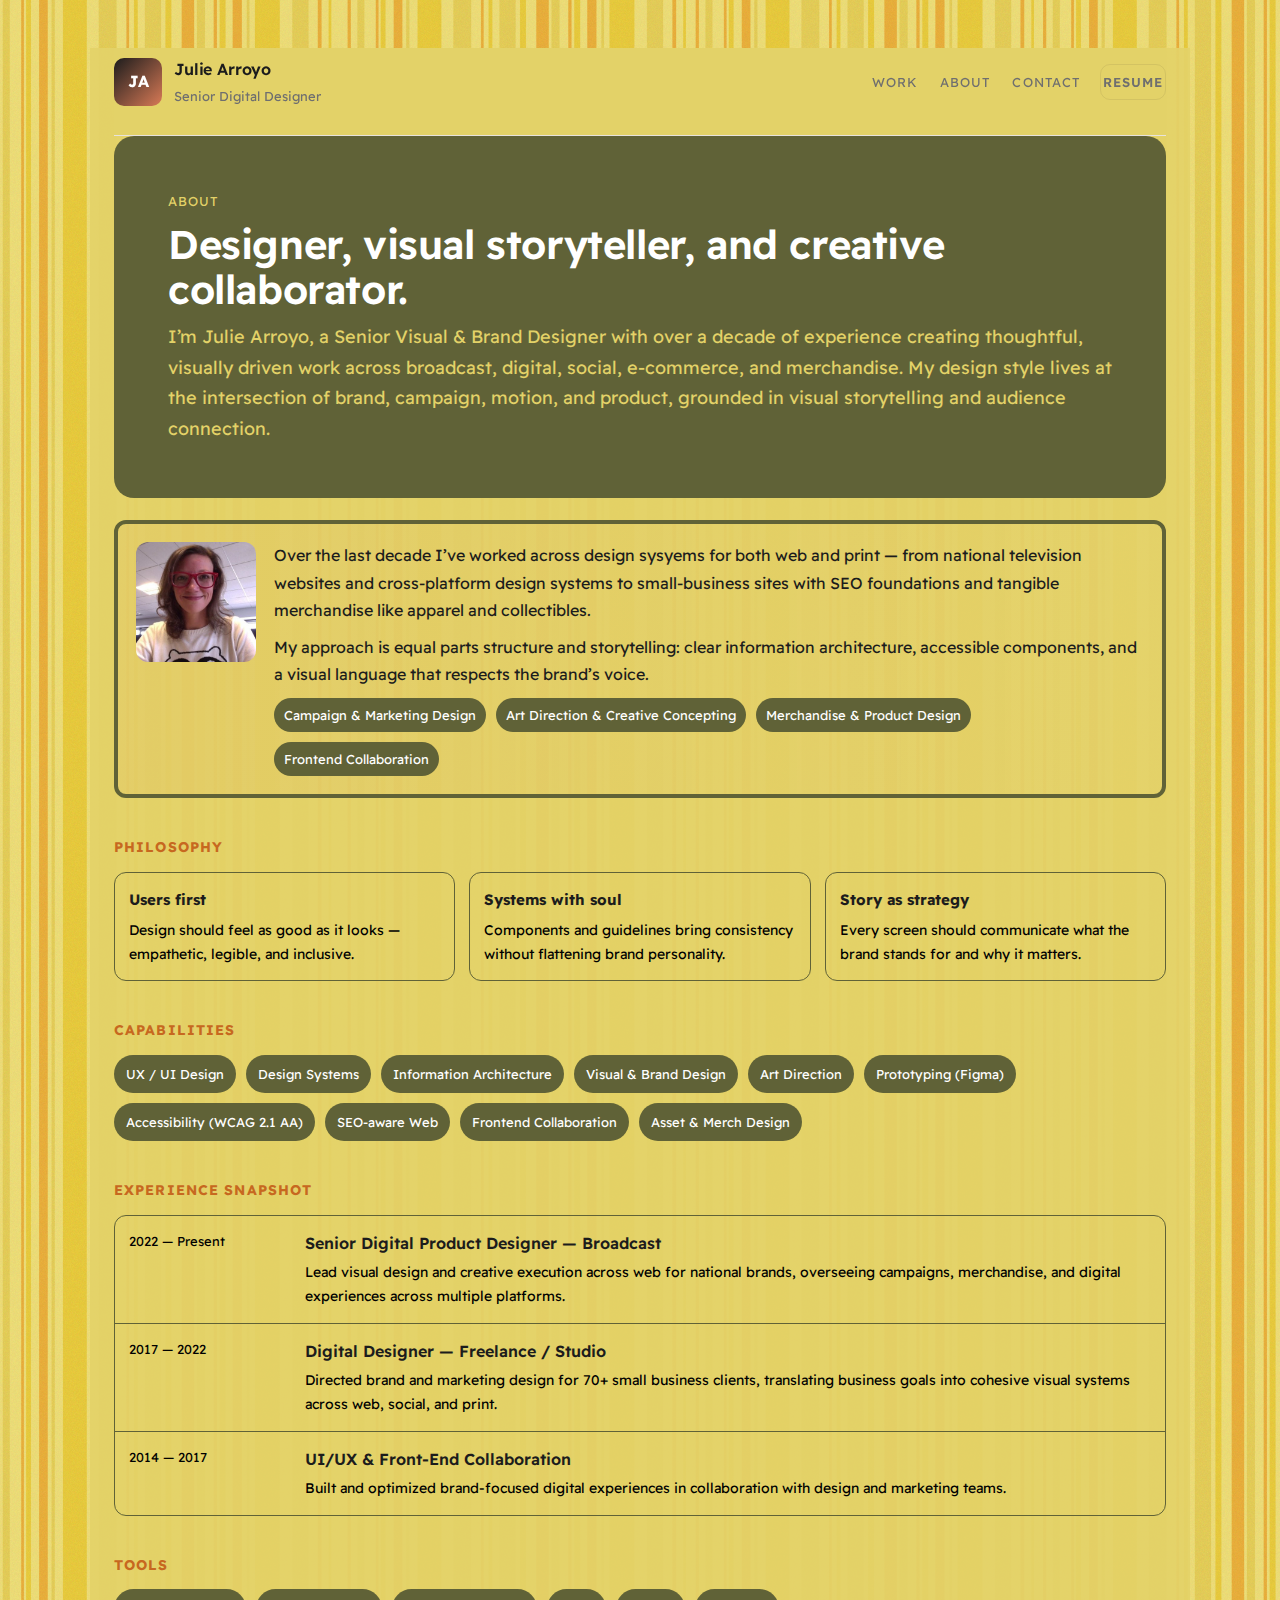
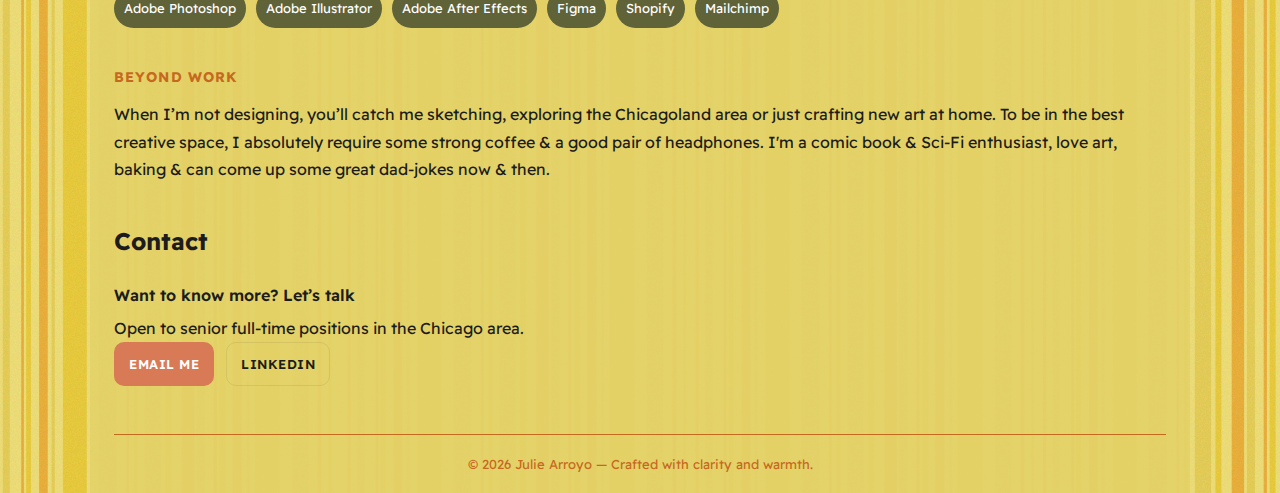
<file: about.html>
<!doctype html>
<html lang="en">
<head>
<meta charset="utf-8" />
<meta name="viewport" content="width=device-width,initial-scale=1" />
<title>About — Julie Arroyo |Senior Designer | Chicago, IL</title>

<link href="https://fonts.googleapis.com/css2?family=Readex+Pro:wght@300;400;500;600;700&display=swap" rel="stylesheet">

<!-- Open Graph Meta Tags -->
<meta property="og:title" content="Julie Arroyo · Digital Designer">
<meta property="og:description" content="Creative Refined Digital Design — Portfolio of Julie Arroyo">
<meta property="og:image" content="https://www.juliearroyo.com/assets/img/JulieArroyo_25-OG.png">
<meta property="og:url" content="https://www.juliearroyo.com">
<meta property="og:type" content="website">

<!-- Favicon -->
<link rel="icon" type="image/x-icon" href="/assets/img/favicon.ico">
<link rel="apple-touch-icon" sizes="180x180" href="/assets/img/favicon-180.png">


<style>
:root{
  --bg:#F8F5F1; --paper:#fff; --text:#1C1C1C; --muted:#6F6F6F;
  --accent:#D87A56; --accent-soft:#E6C7A1; --border:#E7E3DC;
  --max:1100px; --rad:12px; --gutter:24px;
}

/* Base */
*{box-sizing:border-box}
html,body{height:100%}
body{
  margin:0;background:var(--bg);color:var(--text);
  font-family:"Readex Pro",system-ui,-apple-system,Segoe UI,Roboto,"Helvetica Neue",Arial;
  line-height:1.7;-webkit-font-smoothing:antialiased;-moz-osx-font-smoothing:grayscale;
}
a{color:inherit;text-decoration:none}
img{max-width:100%;height:auto;display:block}

/* Container */
.page{max-width:var(--max);margin:48px auto;padding:0 var(--gutter);background-color:#e3d268ed;}

/* Header */
header{
  display:flex;align-items:center;justify-content:space-between;gap:16px;
  padding:8px 0 28px;border-bottom:1px solid var(--border);
  position:sticky;top:0;z-index:10;
  background-color:#e3d268ed
}
.brand{display:flex;gap:12px;align-items:center}
.mark{
  width:48px;height:48px;border-radius:10px;display:flex;align-items:center;justify-content:center;
  background:linear-gradient(135deg,var(--text),var(--accent));color:#fff;font-weight:700;font-size:16px
}
.brand h1{margin:0;font-size:16px;font-weight:600;letter-spacing:-.01em}
.brand .muted{color:var(--muted);font-size:13px;margin-top:2px}

/* Desktop nav */
.nav{display:flex;gap:18px;align-items:center}
.nav a{font-size:13px;color:var(--muted);text-transform:uppercase;letter-spacing:.08em;padding:6px 2px}
.nav a:hover{color:var(--text)}
.resume-cta{padding:8px 12px;border:1px solid rgba(28,28,28,.08);border-radius:10px;font-weight:600;font-size:13px}
.resume-cta:hover{border-color:var(--accent);color:var(--accent)}


.menu-btn {
  background: none;
  border: 1px solid transparent;
  padding: 8px 10px;
  font-size: 14px;
  display: inline-flex;
  gap: 8px;
  align-items: center;
  cursor: pointer;
}

/* Mobile nav: initially hidden with 'hidden' attribute; we use [data-open="true"] to show */
.mobile-nav {
  position: fixed;
  left: 0;
  right: 0;
  top: 0;                /* JS will offset it below header */
  background: #e3d268ed;
  box-shadow: 0 12px 30px rgba(0,0,0,0.08);
  z-index: 1200;
  transform-origin: top center;
  transform: translateY(-6px) scaleY(0.98);
  opacity: 0;
  transition: transform .28s ease, opacity .24s ease;
  padding: 1rem 1.25rem;
}

/* Visible state */
.mobile-nav[data-open="true"] {
  transform: translateY(0) scaleY(1);
  opacity: 1;
}

/* Make sure links are legible and stacked */
.mobile-nav a {
  display: block;
  padding: 12px 0;
  color: #222; /* adjust to your text color */
  font-weight: 600;
  text-decoration: none;
}

/* Small device behavior: hide desktop nav, show menu button */
@media (max-width: 767px) {
  .nav { display: none; }       /* hide desktop nav on mobile */
  .menu-btn { display: inline-flex; }
}

/* Desktop overrides: show desktop nav and hide mobile toggle */
@media (min-width: 768px) {
  .menu-btn { display: none; }
  .mobile-nav { display: none !important; }
}

/* Hero / Intro */
.hero{padding:54px; background-color:#606237; border-radius:20px;}
.eyebrow{color:#e3d268;text-transform:uppercase;letter-spacing:.08em;font-size:13px;margin-bottom:10px}
h2.head{
  margin:0 0 10px;font-weight:600;letter-spacing:-.01em;
  font-size:clamp(28px,4.2vw,40px);line-height:1.12;
  color:#fff;
}
p.lede{color:#e3d268;font-size:clamp(15px,2.2vw,18px);max-width:100%;margin:0}
h3{
  color:#c7681f !important;
}

/* Bio card */
.card{
  background:linear-gradient(90deg, rgba(216, 122, 86, .06), rgba(230, 199, 161, .02));border:4px solid #606237;border-radius:var(--rad);
  padding:18px;display:grid;grid-template-columns:120px 1fr;gap:18px;align-items:start;margin-top:22px
}
.portrait{
  width:120px;height:120px;border-radius:12px;background:linear-gradient(135deg,var(--text),var(--accent-soft));
  display:flex;align-items:center;justify-content:center;color:#fff;font-weight:700;font-size:22px;overflow:hidden
}
.card p{margin:0 0 10px}
.badges{display:flex;gap:10px;flex-wrap:wrap;margin-top:6px}
.badge{padding:6px 10px;border-radius:999px;background:#606237;color:#fff;font-size:13px}

/* Sections */
.section{margin-top:38px}
.section h3{font-size:14px;text-transform:uppercase;color:var(--muted);letter-spacing:.08em;margin:0 0 12px}
.section p{margin:0 0 12px}

/* Principles grid */
.principles{display:grid;grid-template-columns:repeat(3,1fr);gap:14px}
.principle{border:1px solid #606237;border-radius:12px;padding:14px;}
.principle h4{margin:0 0 6px;font-size:15px}
.principle p{margin:0;color:#000;font-size:14px}

/* Chips / lists */
.caps{display:flex;gap:10px;flex-wrap:wrap}
.cap{padding:8px 12px;border-radius:100px;background:#606237;font-size:13px; color:#fff;}

/* Timeline */
.timeline{border:1px solid #606237;border-radius:12px;}
.row{display:grid;grid-template-columns:160px 1fr;gap:16px;padding:14px;border-bottom:1px solid #606237;}
.row:last-child{border-bottom:none}
.row .when{font-size:13px;color:#000}
.row .where{margin:0;font-weight:600}
.row .what{margin:4px 0 0;color:#000;font-size:14px}

/* Tools */
.tools{display:flex;gap:10px;flex-wrap:wrap}
.tool{color:#fff;background:#606237;border-radius:100px;padding:8px 10px;font-size:13px}

/* CTA */
.cta{
  margin-top:42px;padding:18px;border-radius:12px;
  background:linear-gradient(90deg, rgba(216,122,86,.06), rgba(230,199,161,.02));
  border:1px solid rgba(216,122,86,.08);
  display:flex;justify-content:space-between;align-items:center;gap:12px
}
.btn{padding:10px 14px;border-radius:10px;font-weight:600;font-size:13px;letter-spacing:.04em;text-transform:uppercase;border:1px solid transparent}
.btn-primary{background:var(--accent);color:#fff}
.btn-ghost{background:transparent;border:1px solid rgba(28,28,28,.08)}
.btn-ghost:hover{border-color:var(--accent);color:var(--accent)}

/* Footer */
footer{margin-top:48px;padding:18px 0;border-top:1px solid #c7681f;text-align:center;color:#c7681f;font-size:13px}

/* Background image*/
body {
background-image: url("assets/img/Background.png");
}

/* Responsive */
@media (max-width:980px){
  .page{margin:32px auto}
  .principles{grid-template-columns:1fr 1fr}
}
@media (max-width:720px){
  header{padding-bottom:18px}

  .card{grid-template-columns:1fr}
  .principles{grid-template-columns:1fr}
  .row{grid-template-columns:1fr}
  .cta{flex-direction:column;align-items:flex-start}
}

/* Reduced motion */
@media (prefers-reduced-motion: reduce){
  *{animation:none!important;transition:none!important}
}
</style>
</head>
<body>
  <main class="page">
    <!-- Header -->
    <header>
      <a href="index.html"><div class="brand" aria-label="Site brand">
        <div class="mark" aria-hidden="true">JA</div>
        <div>
          <h1>Julie Arroyo</h1>
          <div class="muted">Senior Digital Designer</div>
        </div>
      </div></href>

      <!-- Desktop nav -->
      <nav class="nav" aria-label="Primary">
        <a href="index.html#work">Work</a>
        <a href="about.html" aria-current="page">About</a>
        <a href="#contact">Contact</a>
        <a class="resume-cta" href="/assets/img/Julie Arroyo Resume_2026.pdf" download>Resume</a>
      </nav>



      <!-- Mobile menu button -->
<button class="menu-btn" id="menuBtn"
  aria-label="Open menu" aria-controls="mobileNav" aria-expanded="false">
  Menu
  <svg width="18" height="18" viewBox="0 0 24 24" aria-hidden="true" focusable="false">
    <path d="M3 6h18M3 12h18M3 18h18" stroke="currentColor" stroke-width="1.5" fill="none" stroke-linecap="round"/>
  </svg>
</button>

<!-- Mobile nav (single source of truth; remove any other mobile nav duplicates) -->
<nav id="mobileNav" class="mobile-nav" aria-label="Mobile Primary" hidden>
  <a href="index.html#work">Work</a>
  <a href="about.html">About</a>
  <a href="#contact">Contact</a>
  <a class="resume-cta" href="/assets/img/Julie Arroyo Resume_2026.pdf" download>Resume</a>
</nav>

      
    </header>



    <!-- Intro -->
    <section class="hero" aria-labelledby="about-heading">
      <div class="eyebrow">About</div>
      <h2 id="about-heading" class="head">Designer, visual storyteller, and creative collaborator.</h2>
      <p class="lede">I’m Julie Arroyo, a Senior Visual & Brand Designer with over a decade of experience 
        creating thoughtful, visually driven work across broadcast, digital, social, e-commerce, and merchandise. 
        My design style lives at the intersection of brand, campaign, motion, and product, grounded in visual 
        storytelling and audience connection.</p>
    </section>

    <!-- Bio card -->
    <section class="card" aria-label="Bio">
      <div class="portrait" aria-hidden="true">
        <img loading="lazy" src="assets/img/Julie Arroyo 25.jpg" alt="Portrait of Julie Arroyo"> 
        
      </div>
      <div>
        <p>Over the last decade I’ve worked across design sysyems for both web and print — from national television websites and cross-platform design systems to small-business sites 
          with SEO foundations and tangible merchandise like apparel and collectibles.</p>
        <p>My approach is equal parts structure and storytelling: clear information architecture, accessible components, and a visual language that respects the brand’s voice.</p>
        <div class="badges" aria-hidden="true">
          <span class="badge">Campaign & Marketing Design</span>
          <span class="badge">Art Direction & Creative Concepting</span>
          <span class="badge">Merchandise & Product Design</span>
          <span class="badge">Frontend Collaboration</span>
        </div>
      </div>
    </section>

    <!-- Philosophy -->
    <section class="section" aria-labelledby="philosophy">
      <h3 id="philosophy">Philosophy</h3>
      <div class="principles">
        <div class="principle">
          <h4>Users first</h4>
          <p>Design should feel as good as it looks — empathetic, legible, and inclusive.</p>
        </div>
        <div class="principle">
          <h4>Systems with soul</h4>
          <p>Components and guidelines bring consistency without flattening brand personality.</p>
        </div>
        <div class="principle">
          <h4>Story as strategy</h4>
          <p>Every screen should communicate what the brand stands for and why it matters.</p>
        </div>
      </div>
    </section>

    <!-- Capabilities -->
    <section class="section" aria-labelledby="capabilities">
      <h3 id="capabilities">Capabilities</h3>
      <div class="caps" role="list">
        <span class="cap" role="listitem">UX / UI Design</span>
        <span class="cap" role="listitem">Design Systems</span>
        <span class="cap" role="listitem">Information Architecture</span>
        <span class="cap" role="listitem">Visual & Brand Design</span>
        <span class="cap" role="listitem">Art Direction</span>
        <span class="cap" role="listitem">Prototyping (Figma)</span>
        <span class="cap" role="listitem">Accessibility (WCAG 2.1 AA)</span>
        <span class="cap" role="listitem">SEO-aware Web</span>
        <span class="cap" role="listitem">Frontend Collaboration</span>
        <span class="cap" role="listitem">Asset & Merch Design</span>
      </div>
    </section>

    <!-- Experience -->
    <section class="section" aria-labelledby="experience">
      <h3 id="experience">Experience Snapshot</h3>
      <div class="timeline" role="list">
        <div class="row" role="listitem">
          <div class="when">2022 — Present</div>
          <div>
            <p class="where">Senior Digital Product Designer — Broadcast</p>
            <p class="what">Lead visual design and creative execution across web for national brands, overseeing campaigns, 
              merchandise, and digital experiences across multiple platforms.</p>
          </div>
        </div>
        <div class="row" role="listitem">
          <div class="when">2017 — 2022</div>
          <div>
            <p class="where">Digital Designer — Freelance / Studio</p>
            <p class="what">Directed brand and marketing design for 70+ small business clients, 
              translating business goals into cohesive visual systems across web, social, and print.</p>
          </div>
        </div>
        <div class="row" role="listitem">
          <div class="when">2014 — 2017</div>
          <div>
            <p class="where">UI/UX & Front-End Collaboration</p>
            <p class="what">Built and optimized brand-focused digital experiences in collaboration with design and marketing teams.</p>
          </div>
        </div>
      </div>
    </section>

    <!-- Tools -->
    <section class="section" aria-labelledby="tools">
      <h3 id="tools">Tools</h3>
      <div class="tools" aria-hidden="true">
        <span class="tool">Adobe Photoshop</span>
        <span class="tool">Adobe Illustrator</span>
        <span class="tool"> Adobe After Effects</span>
        <span class="tool">Figma</span>
        <span class="tool">Shopify</span>
        <span class="tool">Mailchimp</span>
      </div>
    </section>

    <!-- Personal -->
    <section class="section" aria-labelledby="personal">
      <h3 id="personal">Beyond Work</h3>
      <p>When I’m not designing, you’ll catch me sketching, exploring the Chicagoland area or just crafting new art at home. To be in the best creative space, I absolutely require some strong coffee & a good pair of headphones. I'm a comic book & Sci-Fi enthusiast, love art, baking & can come up some great dad-jokes now & then. </p>
    </section>

    <!-- ===== Contact CTA ===== -->
    <section id="contact" class="section" aria-labelledby="contact-label">
      <h2 id="contact-label" class="visually-hidden">Contact</h2>
      <div class="contact-cta" role="region" aria-label="Contact">
        <div>
          <div class="title" style="font-weight:600">Want to know more? Let’s talk</div>
          <div class="muted" style="margin-top:6px">Open to senior full-time positions in the Chicago area.</div>
        </div>
        <div style="display:flex;gap:12px;flex-wrap:wrap;align-items:center">
          <a class="btn btn-primary" href="mailto:jnarroyo26@gmail.com">Email Me</a>
          <a class="btn btn-ghost" href="https://www.linkedin.com/in/arroyojulianne/" target="_blank" rel="noopener">LinkedIn</a>
        </div>
      </div>
    </section>

    <footer>
      © <span id="year"></span> Julie Arroyo — Crafted with clarity and warmth.
    </footer>
  </main>

<script>
  // Set year
  document.getElementById('year').textContent = new Date().getFullYear();

// test js for mobile menu
  document.addEventListener('DOMContentLoaded', function () {
    const menuBtn = document.getElementById('menuBtn');
    const mobileNav = document.getElementById('mobileNav');
    const header = document.querySelector('header');

    if (!menuBtn || !mobileNav || !header) {
      console.warn('Menu toggle: missing expected elements', { menuBtn, mobileNav, header });
      return;
    }

    function positionMobileNav() {
      const headerRect = header.getBoundingClientRect();
      const topOffset = Math.ceil(headerRect.bottom);
      mobileNav.style.top = topOffset + 'px';
      mobileNav.style.maxHeight = (window.innerHeight - topOffset) + 'px';
      mobileNav.hidden = false;
      mobileNav.setAttribute('data-open', 'false');
    }

    positionMobileNav();
    window.addEventListener('resize', positionMobileNav);

    function closeMenu() {
      mobileNav.setAttribute('data-open', 'false');
      menuBtn.setAttribute('aria-expanded', 'false');
    }

    menuBtn.addEventListener('click', function (e) {
      e.preventDefault();
      const isOpen = mobileNav.getAttribute('data-open') === 'true';
      const newState = !isOpen;
      mobileNav.setAttribute('data-open', String(newState));
      menuBtn.setAttribute('aria-expanded', String(newState));

      if (newState) {
        const firstLink = mobileNav.querySelector('a');
        if (firstLink) firstLink.focus();
      } else {
        menuBtn.focus();
      }
    });

    // 🔹 Close when clicking outside
    document.addEventListener('click', function (evt) {
      if (window.innerWidth >= 768) return;
      const target = evt.target;
      const clickingMenuBtn = menuBtn.contains(target);
      const clickingInsideNav = mobileNav.contains(target);
      if (!clickingMenuBtn && !clickingInsideNav && mobileNav.getAttribute('data-open') === 'true') {
        closeMenu();
      }
    });

    // 🔹 Close when pressing Escape
    document.addEventListener('keydown', function (evt) {
      if (evt.key === 'Escape' && mobileNav.getAttribute('data-open') === 'true') {
        closeMenu();
        menuBtn.focus();
      }
    });

    // 🔹 NEW: Close when a menu link is clicked
    const navLinks = mobileNav.querySelectorAll('a[href]');
    navLinks.forEach(link => {
      link.addEventListener('click', () => {
        closeMenu();
        // Let the browser handle navigation normally (anchors or other pages)
      });
    });
  });


  // Smooth scroll for in-page links
  document.querySelectorAll('a[href^="#"]').forEach(a=>{
    a.addEventListener('click', e=>{
      const id = a.getAttribute('href').slice(1);
      const el = document.getElementById(id);
      if(el){ e.preventDefault(); el.scrollIntoView({behavior:'smooth', block:'start'}); }
    });
  });
</script>
</body>
</html>
</file>
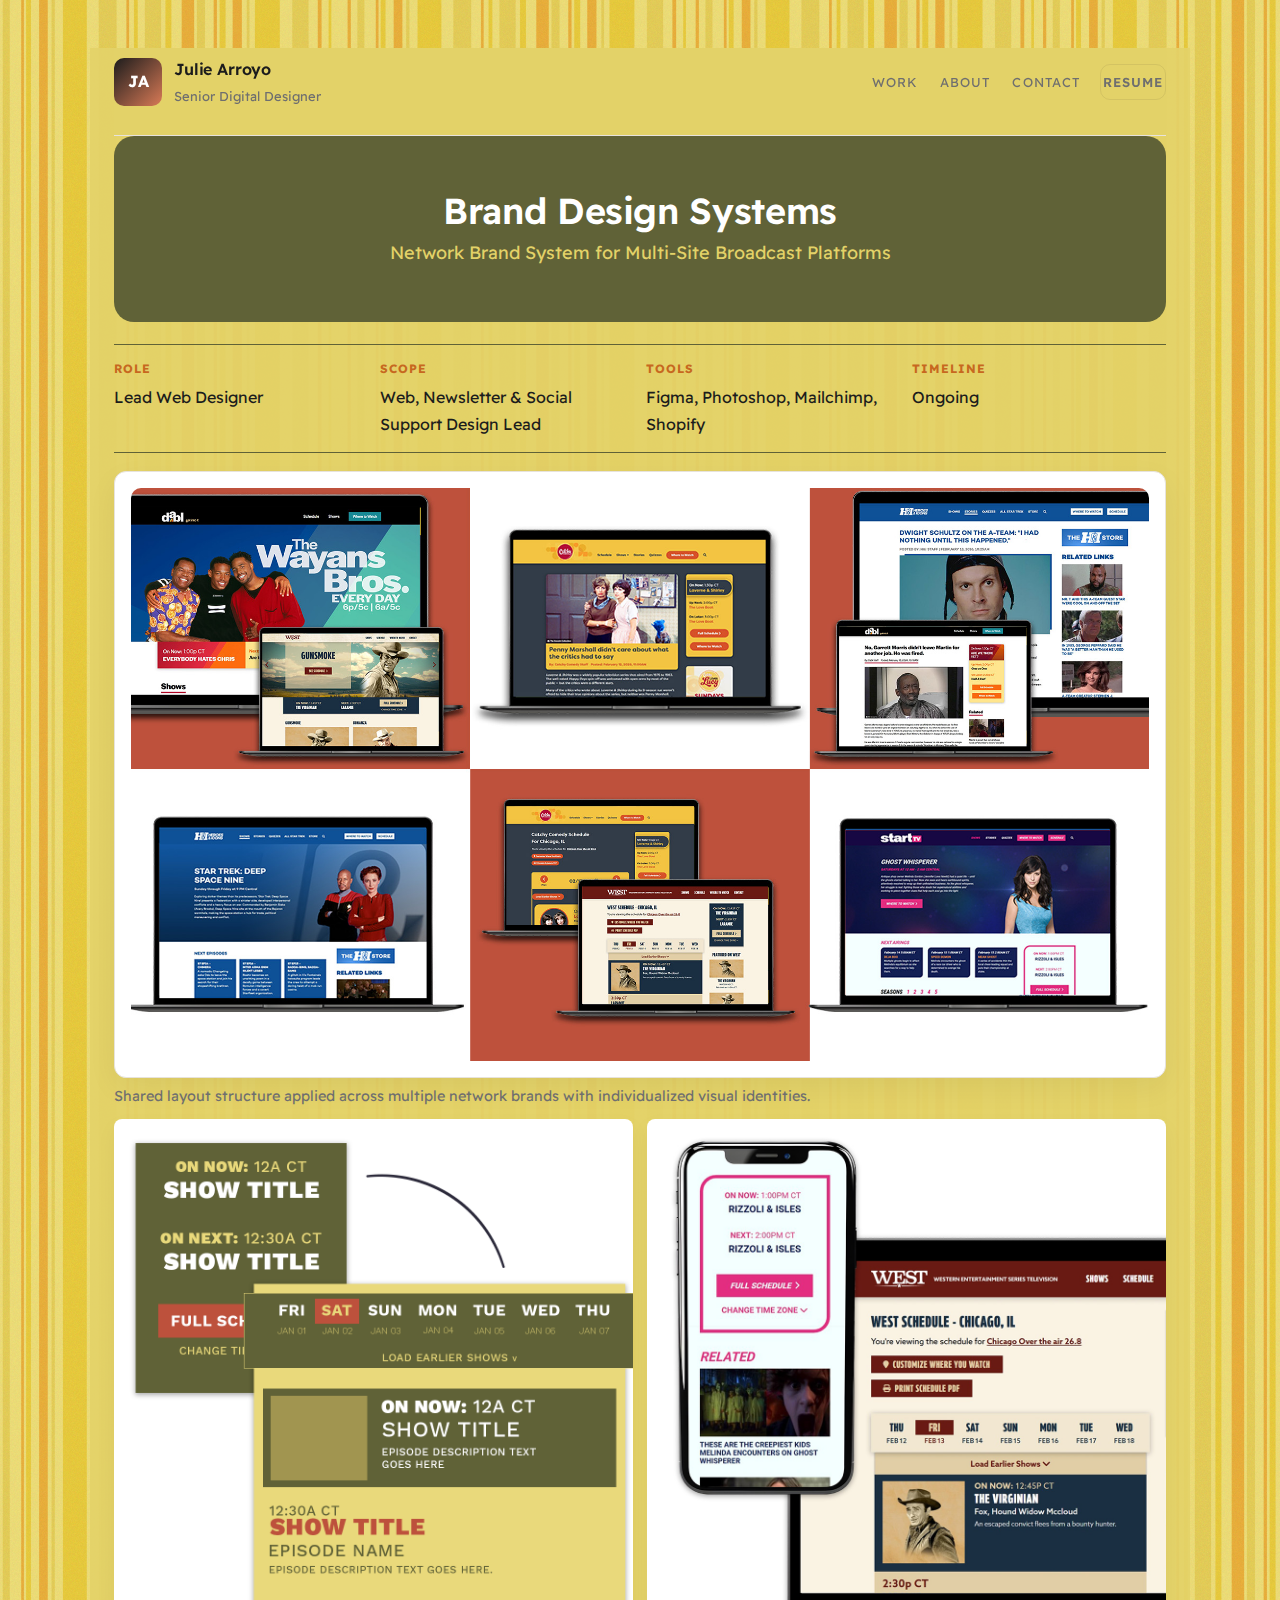
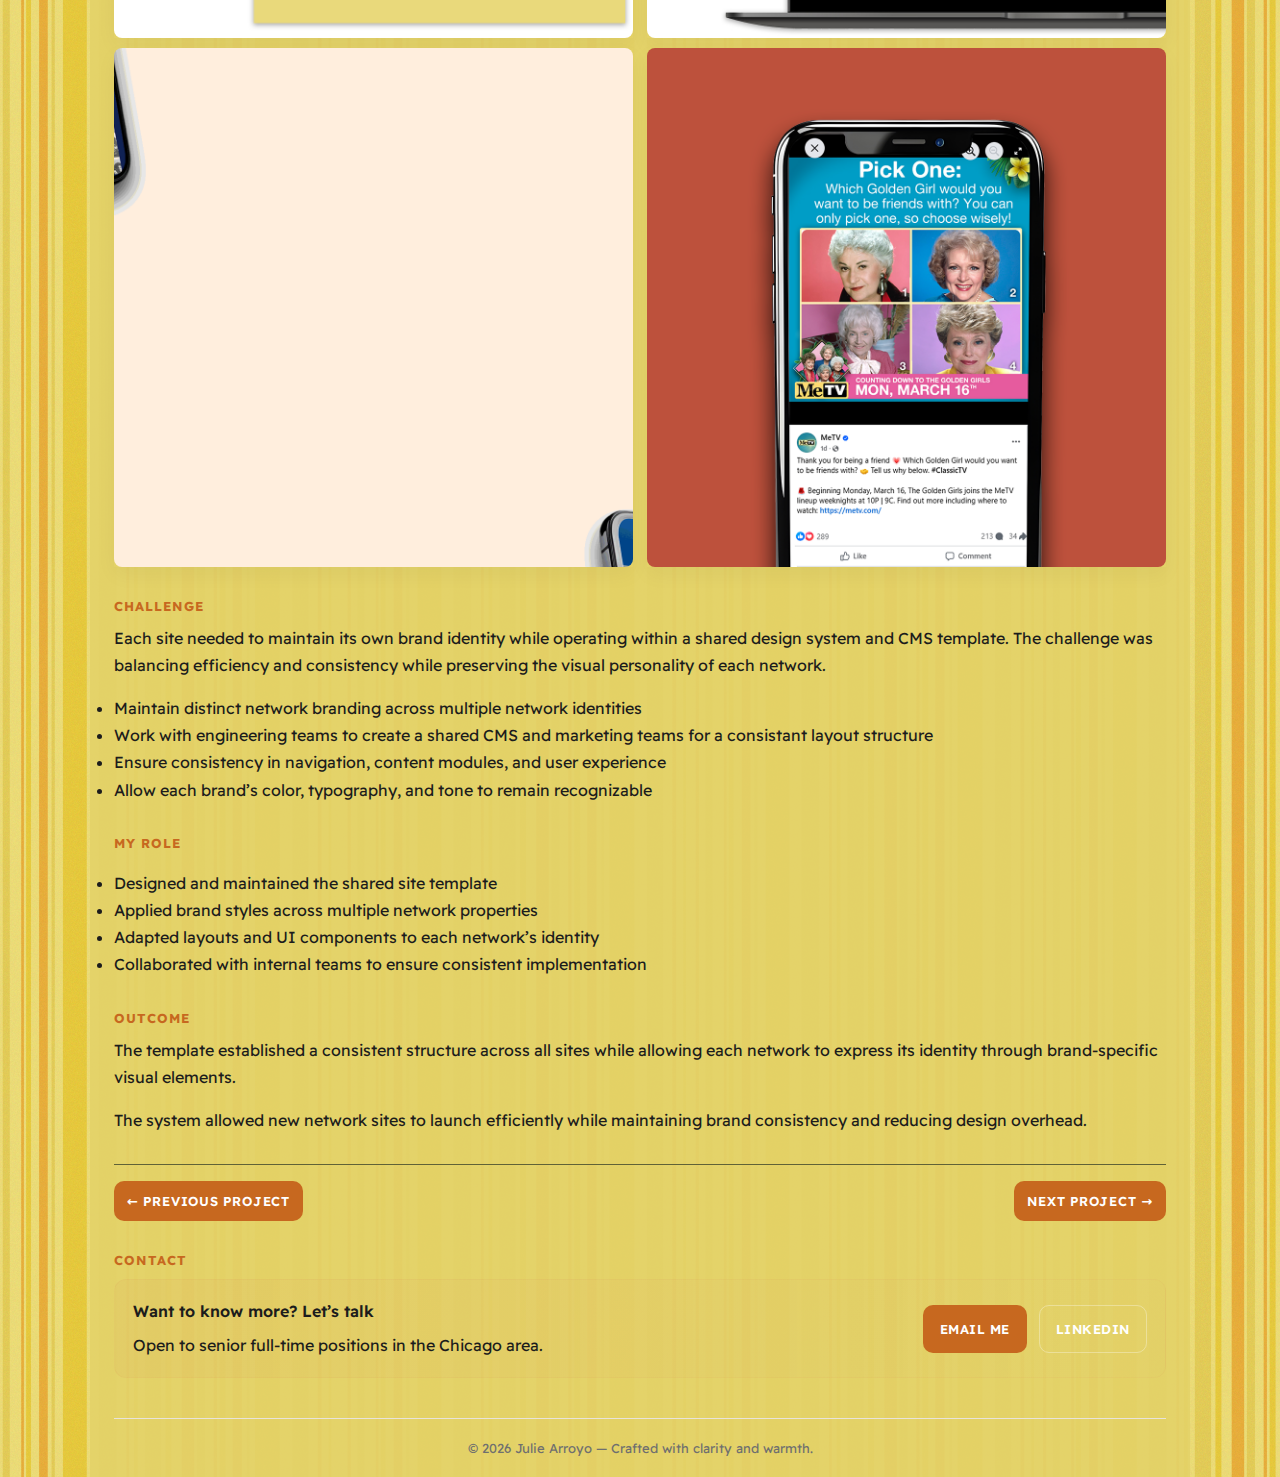
<file: case-brand-systems.html>
<!doctype html>
<html lang="en">
<head>
<meta charset="utf-8" />
<meta name="viewport" content="width=device-width,initial-scale=1" />
<title>Case Study — Brand Systems</title>

<link href="https://fonts.googleapis.com/css2?family=Readex+Pro:wght@300;400;500;600;700&display=swap" rel="stylesheet">


<!-- Open Graph Meta Tags -->
<meta property="og:title" content="Julie Arroyo · Digital Designer">
<meta property="og:description" content="Creative Refined Digital Design — Portfolio of Julie Arroyo">
<meta property="og:image" content="https://www.juliearroyo.com/assets/img/JulieArroyo_25-OG.png">
<meta property="og:url" content="https://www.juliearroyo.com">
<meta property="og:type" content="website">

<!-- Favicon -->
<link rel="icon" type="image/x-icon" href="/assets/img/favicon.ico">
<link rel="apple-touch-icon" sizes="180x180" href="/assets/img/favicon-180.png">


<style>
:root{
  --bg:#F8F5F1; --paper:#fff; --text:#1C1C1C; --muted:#6F6F6F;
  --accent:#D87A56; --accent-soft:#E6C7A1; --border:#E7E3DC;
  --max:1100px; --rad:12px; --gutter:24px;
}

/* Base */
*{box-sizing:border-box}
html,body{height:100%}
body{
  margin:0;background:var(--bg);color:var(--text);
  font-family:"Readex Pro",system-ui,-apple-system,Segoe UI,Roboto,"Helvetica Neue",Arial;
  line-height:1.7;-webkit-font-smoothing:antialiased;-moz-osx-font-smoothing:grayscale;
}
a{color:inherit;text-decoration:none}
img{max-width:100%;height:auto;display:block}

/* Container */
.page{max-width:var(--max);margin:48px auto;padding:0 var(--gutter);background-color:#e3d268ed;}

/* Header */
header{
  display:flex;align-items:center;justify-content:space-between;gap:16px;
  padding:8px 0 28px;border-bottom:1px solid var(--border);
  position:sticky;top:0;z-index:10;
  background: #e3d268ed;
}
.brand{display:flex;gap:12px;align-items:center}
.mark{
  width:48px;height:48px;border-radius:10px;display:flex;align-items:center;justify-content:center;
  background:linear-gradient(135deg,var(--text),var(--accent));color:#fff;font-weight:700;font-size:16px
}
.brand h1{margin:0;font-size:16px;font-weight:600;letter-spacing:-.01em}
.brand .muted{color:var(--muted);font-size:13px;margin-top:2px}

/* Desktop nav */
.nav{display:flex;gap:18px;align-items:center}
.nav a{font-size:13px;color:var(--muted);text-transform:uppercase;letter-spacing:.08em;padding:6px 2px}
.nav a:hover{color:var(--text)}
.resume-cta{padding:8px 12px;border:1px solid rgba(28,28,28,.08);border-radius:10px;font-weight:600;font-size:13px}
.resume-cta:hover{border-color:var(--accent);color:var(--accent)}

.menu-btn {
  background: none;
  border: 1px solid transparent;
  padding: 8px 10px;
  font-size: 14px;
  display: inline-flex;
  gap: 8px;
  align-items: center;
  cursor: pointer;
}

/* Mobile nav: initially hidden with 'hidden' attribute; we use [data-open="true"] to show */
.mobile-nav {
  position: fixed;
  left: 0;
  right: 0;
  top: 0;                /* JS will offset it below header */
  background: #e3d268ed;
  box-shadow: 0 12px 30px rgba(0,0,0,0.08);
  z-index: 1200;
  transform-origin: top center;
  transform: translateY(-6px) scaleY(0.98);
  opacity: 0;
  transition: transform .28s ease, opacity .24s ease;
  padding: 1rem 1.25rem;
}

/* Visible state */
.mobile-nav[data-open="true"] {
  transform: translateY(0) scaleY(1);
  opacity: 1;
}

/* Make sure links are legible and stacked */
.mobile-nav a {
  display: block;
  padding: 12px 0;
  color: #222; /* adjust to your text color */
  font-weight: 600;
  text-decoration: none;
}

/* Small device behavior: hide desktop nav, show menu button */
@media (max-width: 767px) {
  .nav { display: none; }       /* hide desktop nav on mobile */
  .menu-btn { display: inline-flex; }
}

/* Desktop overrides: show desktop nav and hide mobile toggle */
@media (min-width: 768px) {
  .menu-btn { display: none; }
  .mobile-nav { display: none !important; }
}

/* Hero */
.hero{padding:54px; background-color:#606237; border-radius:20px;text-align:center;}
h1.title{
  margin:0 0 6px;font-weight:600;letter-spacing:-.01em;
  font-size:clamp(26px,4.2vw,36px);line-height:1.15;
  color:#fff;
}
p.kicker{color:#e3d268;font-size:clamp(15px,2.2vw,18px);max-width:72ch;margin:0 auto}
.hero-frame{
  background:var(--paper);border:1px solid var(--border);border-radius:var(--rad);
  margin-top:18px;padding:16px;box-shadow:0 10px 30px rgba(0,0,0,.05)
}
.hero-frame img{border-radius:10px;aspect-ratio:16/9;object-fit:cover}

/* Info grid */
.info{
  display:grid;grid-template-columns:repeat(4,1fr);gap:12px;
  border-top:1px solid #606237;border-bottom:1px solid #606237;
  padding:14px 0;margin-top:22px
}
.info .item h4{font-size:12px;color:#c7681f;text-transform:uppercase;letter-spacing:.08em;margin:0 0 4px}
.info .item p{margin:0}

/* Sections */
.section{margin-top:28px}
.section h2{font-size:13px;text-transform:uppercase;color:#c7681f;letter-spacing:.08em;margin:0 0 8px}
.section p{margin:.3rem 0 1rem}

/* Two-up image pair */
.pair{display:grid;grid-template-columns:1fr 1fr;gap:14px}
.card{
  /*background:var(--paper);border:1px solid var(--border);border-radius:12px;padding:12px; */
  box-shadow:0 8px 20px rgba(0,0,0,.04);
  margin:0;
}
.card img{border-radius:8px;aspect-ratio:1;object-fit:cover}
.caption{margin:.4rem 0 0;color:var(--muted);font-size:.9rem}

/* Gallery grid */
.grid{display:grid;grid-template-columns:1fr 1fr;gap:14px}
.tile{background:var(--paper);border:1px solid var(--border);border-radius:12px;padding:12px;box-shadow:0 8px 20px rgba(0,0,0,.04)}
.tile img{border-radius:8px;aspect-ratio:4/3;object-fit:cover}

/* Prev/Next */
.pager{
  display:flex;justify-content:space-between;gap:10px;margin-top:30px;
  border-top:1px solid #606237;padding-top:16px
}
.pager a{font-size:13px;color:var(--accent);text-transform:uppercase;letter-spacing:.06em}

/* Footer */
footer{margin-top:40px;padding:18px 0;border-top:1px solid var(--border);text-align:center;color:var(--muted);font-size:13px}

/* Background image*/
body {
background-image: url("assets/img/Background.png");
}

/* Contact CTA */
  .contact-cta{
    display:flex;justify-content:space-between;align-items:center;gap:18px;padding:18px;border-radius:12px;
    background:linear-gradient(90deg, rgba(216,122,86,0.06), rgba(230,199,161,0.02));
    border:1px solid rgba(216,122,86,0.06);
  }
   .btn{
    padding:12px 16px;border-radius:10px;font-weight:600;font-size:13px;letter-spacing:.04em;text-transform:uppercase;
    border:1px solid transparent; background-color:#c7681f; color:#fff;
  }
    .btn-primary{background:#c7681f;color:#fff}
  .btn-primary:focus-visible{outline:2px solid var(--accent-soft);outline-offset:2px}
  .btn-ghost{color:#fff;background:transparent;border:1px solid #ffffff52}
  .btn-ghost:hover{border-color:#c7681f;color:#c7681f}

/* Responsive */
@media (max-width:980px){
  .page{margin:32px auto}
  .info{grid-template-columns:repeat(2,1fr)}
  .pair,.grid{grid-template-columns:1fr}
}
@media (max-width:720px){
  header{padding-bottom:18px}
  .nav{display:none}
  .menu-btn{display:inline-flex;align-items:center;gap:8px}
  .drawer{display:block}
}

/* Reduced motion */
@media (prefers-reduced-motion: reduce){
  *{animation:none!important;transition:none!important}
}
</style>
</head>
<body>
  <main class="page">
    <!-- Header -->
    <header>
     <a href="index.html"> <div class="brand" aria-label="Site brand">
        <div class="mark" aria-hidden="true">JA</div>
        <div>
          <h1>Julie Arroyo</h1>
          <div class="muted">Senior Digital Designer</div>
        </div>
      </div></a>

      <!-- Desktop nav -->
      <nav class="nav" aria-label="Primary">
        <a href="index.html#work">Work</a>
        <a href="about.html">About</a>
        <a href="#contact">Contact</a>
        <a class="resume-cta" href="/assets/img/Arroyo Resume_2026.pdf" download>Resume</a>
      </nav>

<!-- Mobile menu button -->
<button class="menu-btn" id="menuBtn"
  aria-label="Open menu" aria-controls="mobileNav" aria-expanded="false">
  Menu
  <svg width="18" height="18" viewBox="0 0 24 24" aria-hidden="true" focusable="false">
    <path d="M3 6h18M3 12h18M3 18h18" stroke="currentColor" stroke-width="1.5" fill="none" stroke-linecap="round"/>
  </svg>
</button>

<!-- Mobile nav (single source of truth; remove any other mobile nav duplicates) -->
<nav id="mobileNav" class="mobile-nav" aria-label="Mobile Primary" hidden>
  <a href="index.html#work">Work</a>
  <a href="about.html">About</a>
  <a href="#contact">Contact</a>
  <a class="resume-cta" href="/assets/img/Julie Arroyo Resume_2026.pdf" download>Resume</a>
</nav>


    </header>

    


    <!-- Hero -->
    <section class="hero" aria-labelledby="title">
      <h1 id="title" class="title">Brand Design Systems</h1>
      <p class="kicker">Network Brand System for Multi-Site Broadcast Platforms </p>
      <!-- <div class="hero-frame">
        
        <img loading="lazy" src="assets/img/Merch hero_v3.png" alt="Project hero visual (abstract UI or product composition)">
      </div> -->
    </section>

    <!-- Info -->
    <div class="info" role="list">
      <div class="item" role="listitem">
        <h4>Role</h4><p>Lead Web Designer</p>
      </div>
      <div class="item" role="listitem">
        <h4>Scope</h4><p>Web, Newsletter & Social Support Design Lead</p>
      </div>
      <div class="item" role="listitem">
        <h4>Tools</h4><p>Figma, Photoshop, Mailchimp, Shopify</p>
      </div>
      <div class="item" role="listitem" >
        <h4>Timeline</h4><p>Ongoing</p>
      </div>
    </div>

  

 <!-- Full length image -->
    <div class="hero-frame">
        <img src="assets/img/Site Grid.jpg" alt="" class="fade-up">
      </div> 
      <figcaption class="caption">Shared layout structure applied across multiple network brands with individualized visual identities. </figcaption> 



      <!-- Two-up image pair -->
      <div class="pair" style="margin-top:10px">
        <figure class="card">
          <img src="assets/img/On Now.png" alt="" class="fade-up">
          <!--<figcaption class="caption">WordPress builds with wireframes.</figcaption> -->
        </figure>
        <figure class="card">
          <img src="assets/img/mocks.jpg" alt="" class="fade-up">
          <!--<figcaption class="caption">SEO site set up & monitoring.</figcaption> -->
        </figure>
      </div>
            <!-- Two-up image pair -->
      <div class="pair" style="margin-top:10px">
        <figure class="card">
          <img src="assets/img/phone-gif.gif" alt="" class="fade-up">
          <!--<figcaption class="caption">WordPress builds with wireframes.</figcaption> -->
        </figure>
        <figure class="card">
          <img src="assets/img/phone social.png" alt="" class="fade-up">
          <!--<figcaption class="caption">SEO site set up & monitoring.</figcaption> -->
        </figure>
      </div>
    
   
 <!-- Challenge -->
    <section class="section" aria-labelledby="challenge">
      <h2 id="challenge">Challenge</h2>
      
<p> Each site needed to maintain its own brand identity while operating within a shared design 
  system and CMS template. The challenge was balancing efficiency and consistency while preserving 
  the visual personality of each network.</p>
      <p>
        <li>Maintain distinct network branding across multiple network identities</li>

            <li> Work with engineering teams to create a shared CMS and marketing teams for a consistant layout structure</li>

            <li> Ensure consistency in navigation, content modules, and user experience</li>

          <li> Allow each brand’s color, typography, and tone to remain recognizable</li>
      </li>
      </p>
    </section>

    <!-- Approach -->
    <section class="section" aria-labelledby="approach">
      <h2 id="approach">My Role</h2>
      <p>
        <li>Designed and maintained the shared site template</li>

        <li>Applied brand styles across multiple network properties</li>

        <li>Adapted layouts and UI components to each network’s identity</li>

        <li>Collaborated with internal teams to ensure consistent implementation</li>

      </p>
</section>


    <!-- Outcome -->
    <section class="section" aria-labelledby="outcome">
      <h2 id="outcome">Outcome</h2>
      <p>The template established a consistent structure across all sites while allowing each network to express its identity through brand-specific visual elements.</p>
      <p>The system allowed new network sites to launch efficiently while maintaining brand consistency and reducing design overhead.</p>
    </section>




    <!-- Prev / Next -->
    <nav class="pager" aria-label="Project navigation">
            <a class="resume-cta" href="/case-news.html" style="border-color:transparent;background:#c7681f;color:#fff">← Previous Project</a>
      <a class="resume-cta" href="/case-mall.html" style="border-color:transparent;background:#c7681f;color:#fff">Next Project →</a>
    </nav>

    <!-- ===== Contact CTA ===== -->
    <section id="contact" class="section" aria-labelledby="contact-label">
      <h2 id="contact-label" class="visually-hidden">Contact</h2>
      <div class="contact-cta" role="region" aria-label="Contact">
        <div>
          <div class="title" style="font-weight:600">Want to know more? Let’s talk</div>
          <div class="muted" style="margin-top:6px">Open to senior full-time positions in the Chicago area.</div>
        </div>
        <div style="display:flex;gap:12px;flex-wrap:wrap;align-items:center">
          <a class="btn btn-primary" href="mailto:jnarroyo26@gmail.com">Email Me</a>
          <a class="btn btn-ghost" href="https://www.linkedin.com/in/arroyojulianne/" target="_blank" rel="noopener">LinkedIn</a>
        </div>
      </div>
    </section>

    <footer>
      © <span id="year"></span> Julie Arroyo — Crafted with clarity and warmth.
    </footer>
  </main>

<script>
  // Year
  document.getElementById('year').textContent = new Date().getFullYear();

  // test js for mobile menu
  document.addEventListener('DOMContentLoaded', function () {
    const menuBtn = document.getElementById('menuBtn');
    const mobileNav = document.getElementById('mobileNav');
    const header = document.querySelector('header');

    if (!menuBtn || !mobileNav || !header) {
      console.warn('Menu toggle: missing expected elements', { menuBtn, mobileNav, header });
      return;
    }

    function positionMobileNav() {
      const headerRect = header.getBoundingClientRect();
      const topOffset = Math.ceil(headerRect.bottom);
      mobileNav.style.top = topOffset + 'px';
      mobileNav.style.maxHeight = (window.innerHeight - topOffset) + 'px';
      mobileNav.hidden = false;
      mobileNav.setAttribute('data-open', 'false');
    }

    positionMobileNav();
    window.addEventListener('resize', positionMobileNav);

    function closeMenu() {
      mobileNav.setAttribute('data-open', 'false');
      menuBtn.setAttribute('aria-expanded', 'false');
    }

    menuBtn.addEventListener('click', function (e) {
      e.preventDefault();
      const isOpen = mobileNav.getAttribute('data-open') === 'true';
      const newState = !isOpen;
      mobileNav.setAttribute('data-open', String(newState));
      menuBtn.setAttribute('aria-expanded', String(newState));

      if (newState) {
        const firstLink = mobileNav.querySelector('a');
        if (firstLink) firstLink.focus();
      } else {
        menuBtn.focus();
      }
    });

    // 🔹 Close when clicking outside
    document.addEventListener('click', function (evt) {
      if (window.innerWidth >= 768) return;
      const target = evt.target;
      const clickingMenuBtn = menuBtn.contains(target);
      const clickingInsideNav = mobileNav.contains(target);
      if (!clickingMenuBtn && !clickingInsideNav && mobileNav.getAttribute('data-open') === 'true') {
        closeMenu();
      }
    });

    // 🔹 Close when pressing Escape
    document.addEventListener('keydown', function (evt) {
      if (evt.key === 'Escape' && mobileNav.getAttribute('data-open') === 'true') {
        closeMenu();
        menuBtn.focus();
      }
    });

    // 🔹 NEW: Close when a menu link is clicked
    const navLinks = mobileNav.querySelectorAll('a[href]');
    navLinks.forEach(link => {
      link.addEventListener('click', () => {
        closeMenu();
        // Let the browser handle navigation normally (anchors or other pages)
      });
    });
  });


  // Smooth scroll for in-page links
  document.querySelectorAll('a[href^="#"]').forEach(a=>{
    a.addEventListener('click', e=>{
      const id = a.getAttribute('href').slice(1);
      const el = document.getElementById(id);
      if(el){ e.preventDefault(); el.scrollIntoView({behavior:'smooth', block:'start'}); }
    });
  });
</script>
  
</body>
</html>
</file>
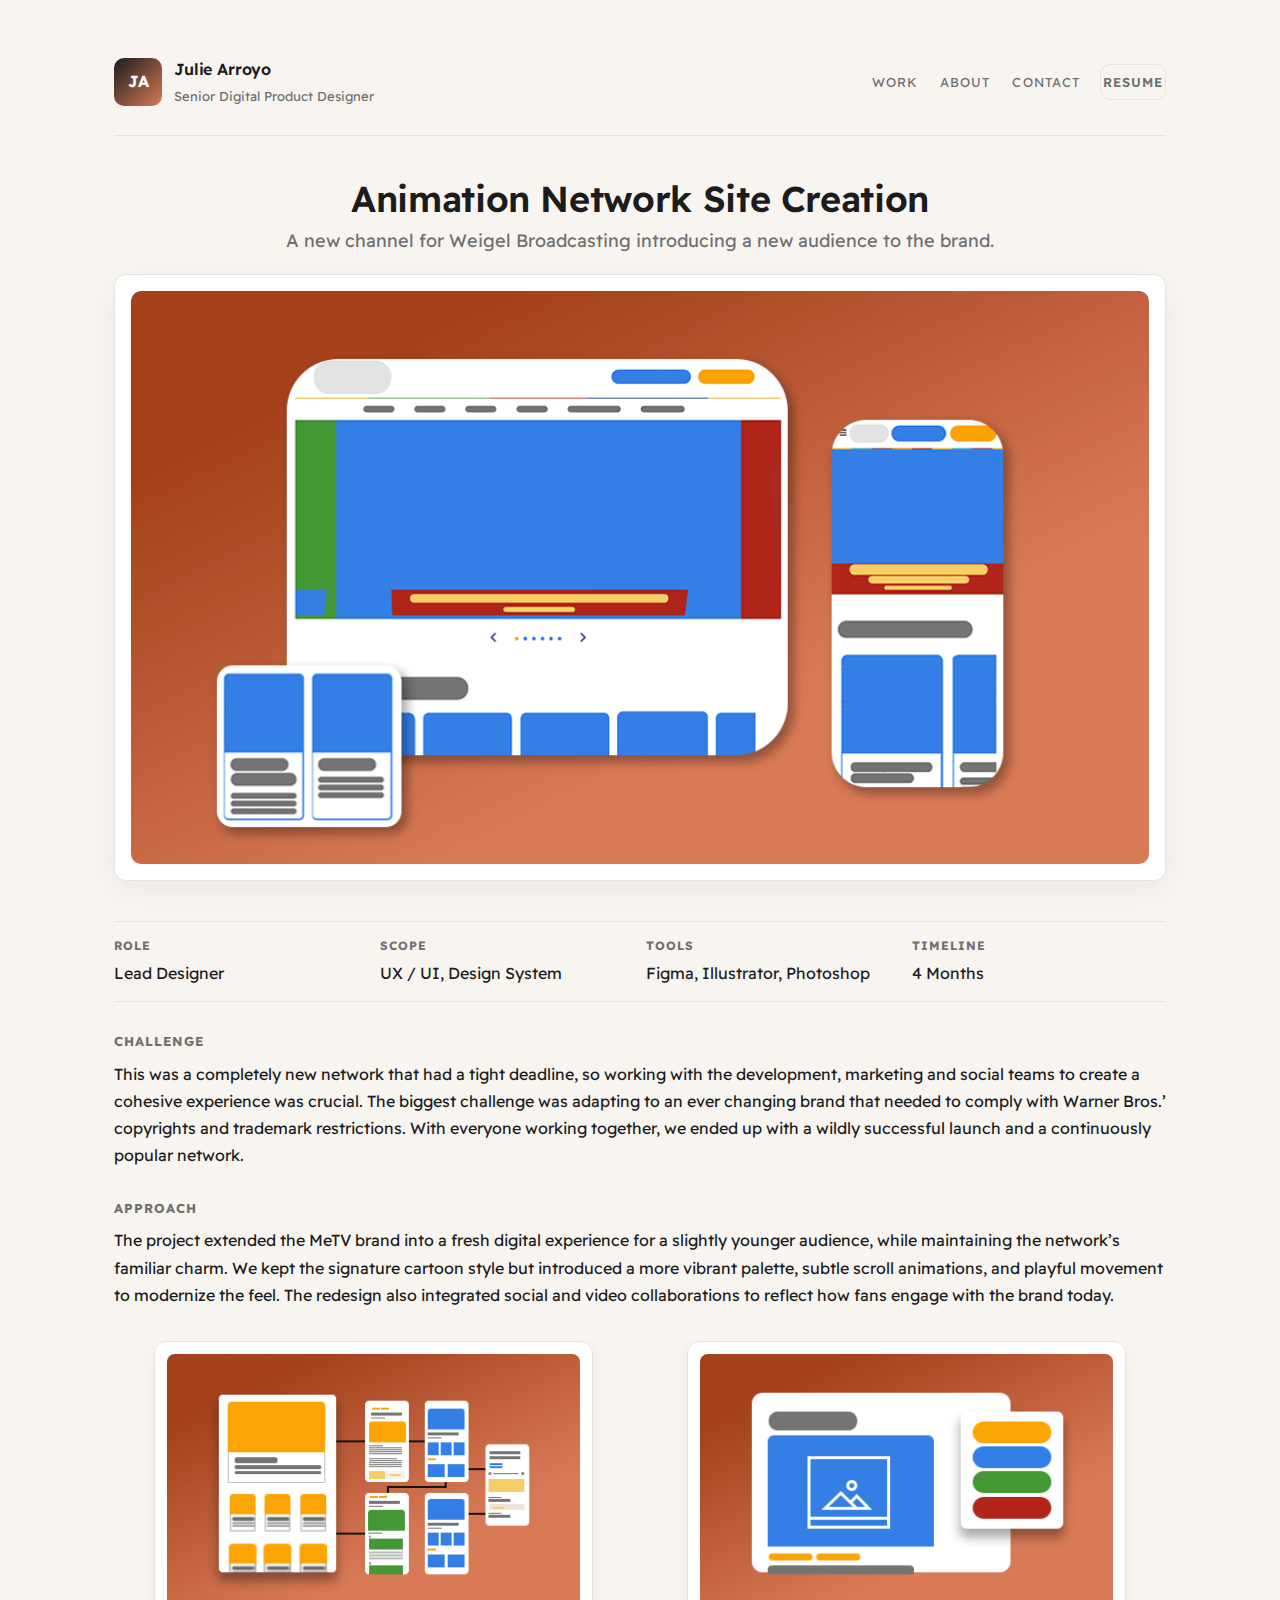
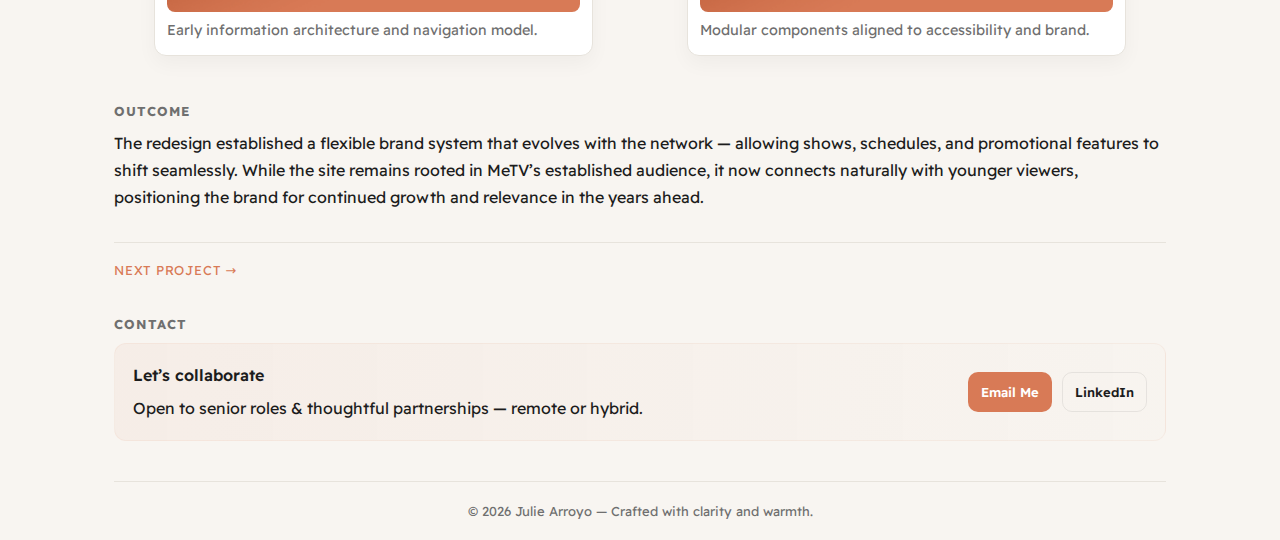
<file: case-broadcast.html>
<!doctype html>
<html lang="en">
<head>
<meta charset="utf-8" />
<meta name="viewport" content="width=device-width,initial-scale=1" />
<title>Case Study — Project Title</title>

<link href="https://fonts.googleapis.com/css2?family=Readex+Pro:wght@300;400;500;600;700&display=swap" rel="stylesheet">


<!-- Open Graph Meta Tags -->
<meta property="og:title" content="Julie Arroyo · Digital Designer">
<meta property="og:description" content="Creative Refined Digital Design — Portfolio of Julie Arroyo">
<meta property="og:image" content="https://www.juliearroyo.com/assets/img/JulieArroyo_25-OG.png">
<meta property="og:url" content="https://www.juliearroyo.com">
<meta property="og:type" content="website">

<!-- Favicon -->
<link rel="icon" type="image/x-icon" href="/assets/img/favicon.ico">
<link rel="apple-touch-icon" sizes="180x180" href="/assets/img/favicon-180.png">


<style>
:root{
  --bg:#F8F5F1; --paper:#fff; --text:#1C1C1C; --muted:#6F6F6F;
  --accent:#D87A56; --accent-soft:#E6C7A1; --border:#E7E3DC;
  --max:1100px; --rad:12px; --gutter:24px;
}

/* Base */
*{box-sizing:border-box}
html,body{height:100%}
body{
  margin:0;background:var(--bg);color:var(--text);
  font-family:"Readex Pro",system-ui,-apple-system,Segoe UI,Roboto,"Helvetica Neue",Arial;
  line-height:1.7;-webkit-font-smoothing:antialiased;-moz-osx-font-smoothing:grayscale;
}
a{color:inherit;text-decoration:none}
img{max-width:100%;height:auto;display:block}

/* Container */
.page{max-width:var(--max);margin:48px auto;padding:0 var(--gutter)}

/* Header */
header{
  display:flex;align-items:center;justify-content:space-between;gap:16px;
  padding:8px 0 28px;border-bottom:1px solid var(--border);
  position:sticky;top:0;background:var(--bg);z-index:10;
}
.brand{display:flex;gap:12px;align-items:center}
.mark{
  width:48px;height:48px;border-radius:10px;display:flex;align-items:center;justify-content:center;
  background:linear-gradient(135deg,var(--text),var(--accent));color:#fff;font-weight:700;font-size:16px
}
.brand h1{margin:0;font-size:16px;font-weight:600;letter-spacing:-.01em}
.brand .muted{color:var(--muted);font-size:13px;margin-top:2px}

/* Desktop nav */
.nav{display:flex;gap:18px;align-items:center}
.nav a{font-size:13px;color:var(--muted);text-transform:uppercase;letter-spacing:.08em;padding:6px 2px}
.nav a:hover{color:var(--text)}
.resume-cta{padding:8px 12px;border:1px solid rgba(28,28,28,.08);border-radius:10px;font-weight:600;font-size:13px}
.resume-cta:hover{border-color:var(--accent);color:var(--accent)}

.menu-btn {
  background: none;
  border: 1px solid transparent;
  padding: 8px 10px;
  font-size: 14px;
  display: inline-flex;
  gap: 8px;
  align-items: center;
  cursor: pointer;
}

/* Mobile nav: initially hidden with 'hidden' attribute; we use [data-open="true"] to show */
.mobile-nav {
  position: fixed;
  left: 0;
  right: 0;
  top: 0;                /* JS will offset it below header */
  background: #fff;
  box-shadow: 0 12px 30px rgba(0,0,0,0.08);
  z-index: 1200;
  transform-origin: top center;
  transform: translateY(-6px) scaleY(0.98);
  opacity: 0;
  transition: transform .28s ease, opacity .24s ease;
  padding: 1rem 1.25rem;
}

/* Visible state */
.mobile-nav[data-open="true"] {
  transform: translateY(0) scaleY(1);
  opacity: 1;
}

/* Make sure links are legible and stacked */
.mobile-nav a {
  display: block;
  padding: 12px 0;
  color: #222; /* adjust to your text color */
  font-weight: 600;
  text-decoration: none;
}

/* Small device behavior: hide desktop nav, show menu button */
@media (max-width: 767px) {
  .nav { display: none; }       /* hide desktop nav on mobile */
  .menu-btn { display: inline-flex; }
}

/* Desktop overrides: show desktop nav and hide mobile toggle */
@media (min-width: 768px) {
  .menu-btn { display: none; }
  .mobile-nav { display: none !important; }
}

/* Hero */
.hero{padding:42px 0 18px;text-align:center}
h1.title{
  margin:0 0 6px;font-weight:600;letter-spacing:-.01em;
  font-size:clamp(26px,4.2vw,36px);line-height:1.15;
}
p.kicker{color:var(--muted);font-size:clamp(15px,2.2vw,18px);max-width:72ch;margin:0 auto}
.hero-frame{
  background:var(--paper);border:1px solid var(--border);border-radius:var(--rad);
  margin-top:18px;padding:16px;box-shadow:0 10px 30px rgba(0,0,0,.05)
}
.hero-frame img{border-radius:10px;aspect-ratio:16/9;object-fit:cover}

/* Info grid */
.info{
  display:grid;grid-template-columns:repeat(4,1fr);gap:12px;
  border-top:1px solid var(--border);border-bottom:1px solid var(--border);
  padding:14px 0;margin-top:22px
}
.info .item h4{font-size:12px;color:var(--muted);text-transform:uppercase;letter-spacing:.08em;margin:0 0 4px}
.info .item p{margin:0}

/* Sections */
.section{margin-top:28px}
.section h2{font-size:13px;text-transform:uppercase;color:var(--muted);letter-spacing:.08em;margin:0 0 8px}
.section p{margin:.3rem 0 1rem}

/* Two-up image pair */
.pair{display:grid;grid-template-columns:1fr 1fr;gap:14px}
.card{
  background:var(--paper);border:1px solid var(--border);border-radius:12px;padding:12px;
  box-shadow:0 8px 20px rgba(0,0,0,.04)
}
.card img{border-radius:8px;aspect-ratio:16/10;object-fit:cover}
.caption{margin:.4rem 0 0;color:var(--muted);font-size:.9rem}

/* Gallery grid */
.grid{display:grid;grid-template-columns:1fr 1fr;gap:14px}
.tile{background:var(--paper);border:1px solid var(--border);border-radius:12px;padding:12px;box-shadow:0 8px 20px rgba(0,0,0,.04)}
.tile img{border-radius:8px;aspect-ratio:4/3;object-fit:cover}

/* Prev/Next */
.pager{
  display:flex;justify-content:space-between;gap:10px;margin-top:30px;
  border-top:1px solid var(--border);padding-top:16px
}
.pager a{font-size:13px;color:var(--accent);text-transform:uppercase;letter-spacing:.06em}

/* Footer */
footer{margin-top:40px;padding:18px 0;border-top:1px solid var(--border);text-align:center;color:var(--muted);font-size:13px}

/* Responsive */
@media (max-width:980px){
  .page{margin:32px auto}
  .info{grid-template-columns:repeat(2,1fr)}
  .pair,.grid{grid-template-columns:1fr}
}
@media (max-width:720px){
  header{padding-bottom:18px}
  .nav{display:none}
  .menu-btn{display:inline-flex;align-items:center;gap:8px}
  .drawer{display:block}
}

/* Reduced motion */
@media (prefers-reduced-motion: reduce){
  *{animation:none!important;transition:none!important}
}
</style>
</head>
<body>
  <main class="page">
    <!-- Header -->
    <header>
     <a href="index.html"> <div class="brand" aria-label="Site brand">
        <div class="mark" aria-hidden="true">JA</div>
        <div>
          <h1>Julie Arroyo</h1>
          <div class="muted">Senior Digital Product Designer</div>
        </div>
      </div></a>

      <!-- Desktop nav -->
      <nav class="nav" aria-label="Primary">
        <a href="index.html#work">Work</a>
        <a href="about.html">About</a>
        <a href="#contact">Contact</a>
        <a class="resume-cta" href="/assets/img/Arroyo Resume_2025.docx.pdf" download>Resume</a>
      </nav>

<!-- Mobile menu button -->
<button class="menu-btn" id="menuBtn"
  aria-label="Open menu" aria-controls="mobileNav" aria-expanded="false">
  Menu
  <svg width="18" height="18" viewBox="0 0 24 24" aria-hidden="true" focusable="false">
    <path d="M3 6h18M3 12h18M3 18h18" stroke="currentColor" stroke-width="1.5" fill="none" stroke-linecap="round"/>
  </svg>
</button>

<!-- Mobile nav (single source of truth; remove any other mobile nav duplicates) -->
<nav id="mobileNav" class="mobile-nav" aria-label="Mobile Primary" hidden>
  <a href="index.html#work">Work</a>
  <a href="about.html">About</a>
  <a href="#contact">Contact</a>
  <a class="resume-cta" href="/assets/img/Arroyo Resume_2025.docx.pdf" download>Resume</a>
</nav>
    </header>



    <!-- Hero -->
    <section class="hero" aria-labelledby="title">
      <h1 id="title" class="title">Animation Network Site Creation </h1>
      <p class="kicker">A new channel for Weigel Broadcasting introducing a new audience to the brand. </p>
      <div class="hero-frame">
        <img loading="lazy" src="assets/img/Broadcast hero_v3.png" alt="Project hero visual (abstract UI or product composition)">
      </div>
    </section>

    <!-- Info -->
    <div class="info" role="list">
      <div class="item" role="listitem">
        <h4>Role</h4><p>Lead Designer</p>
      </div>
      <div class="item" role="listitem">
        <h4>Scope</h4><p>UX / UI, Design System</p>
      </div>
      <div class="item" role="listitem">
        <h4>Tools</h4><p>Figma, Illustrator, Photoshop</p>
      </div>
      <div class="item" role="listitem">
        <h4>Timeline</h4><p>4 Months</p>
      </div>
    </div>

    <!-- Challenge -->
    <section class="section" aria-labelledby="challenge">
      <h2 id="challenge">Challenge</h2>
      <p>This was a completely new network that had a tight deadline, 
        so working with the development, marketing and social teams to create a 
        cohesive experience was crucial. The biggest challenge was adapting to 
        an ever changing brand that needed to comply with Warner Bros.’ copyrights
         and trademark restrictions. With everyone working together, we ended up with 
         a wildly successful launch and a continuously popular network.</p>
    </section>

    <!-- Approach -->
    <section class="section" aria-labelledby="approach">
      <h2 id="approach">Approach</h2>
      <p>The project extended the MeTV brand into a fresh digital experience for a slightly 
        younger audience, while maintaining the network’s familiar charm.

We kept the signature cartoon style but introduced a more vibrant palette, subtle scroll 
animations, and playful movement to modernize the feel. The redesign also integrated social 
and video collaborations to reflect how fans engage with the brand today.</p>

      <!-- Two-up image pair -->
      <div class="pair" style="margin-top:10px">
        <figure class="card">
          <img loading="lazy" src="assets/img/Key Wireframe--v3.png" alt="Key wireframe or IA artifact">
          <figcaption class="caption">Early information architecture and navigation model.</figcaption>
        </figure>
        <figure class="card">
          <img loading="lazy" src="assets/img/Design Systems_v3.png " alt="Design system components">
          <figcaption class="caption">Modular components aligned to accessibility and brand.</figcaption>
        </figure>
      </div>
    </section>

    <!-- Solution 
    <section class="section" aria-labelledby="solution">
      <h2 id="solution">Solution</h2>
      <p>Describe the final experience: core flows, visual language, and how the system scales. Emphasize clarity, performance, accessibility.</p>
    </section> -->

    <!-- Outcome -->
    <section class="section" aria-labelledby="outcome">
      <h2 id="outcome">Outcome</h2>
      <p>The redesign established a flexible brand system that evolves with the network — 
        allowing shows, schedules, and promotional features to shift seamlessly.

While the site remains rooted in MeTV’s established audience, it now connects naturally 
with younger viewers, positioning the brand for continued growth and relevance in the years ahead.</p>
    </section>

    <!-- Gallery 
    <section class="section" aria-labelledby="gallery">
      <h2 id="gallery">Gallery</h2>
      <div class="grid">
        <figure class="tile">
          <img loading="lazy" src="images/case-shot-1.jpg" alt="Screenshot or abstract mockup 1">
          <figcaption class="caption">Caption for image 1.</figcaption>
        </figure>
        <figure class="tile">
          <img loading="lazy" src="images/case-shot-2.jpg" alt="Screenshot or abstract mockup 2">
          <figcaption class="caption">Caption for image 2.</figcaption>
        </figure>
      </div>
    </section>-->


    <!-- Prev / Next -->
    <nav class="pager" aria-label="Project navigation">
      <!-- <a href="case-merch.html">← Previous Project</a> -->
      <a href="case-merch.html">Next Project →</a>
    </nav>

    <!-- Contact CTA (optional anchor) -->
    <section id="contact" class="section" aria-labelledby="contact-label" style="margin-top:32px">
      <h2 id="contact-label" class="visually-hidden">Contact</h2>
      <div style="display:flex;justify-content:space-between;gap:12px;flex-wrap:wrap;
                  padding:18px;border-radius:12px;background:linear-gradient(90deg, rgba(216,122,86,.06), rgba(230,199,161,.02));
                  border:1px solid rgba(216,122,86,.08)">
        <div>
          <div style="font-weight:600">Let’s collaborate</div>
          <div class="muted" style="margin-top:6px">Open to senior roles & thoughtful partnerships — remote or hybrid.</div>
        </div>
        <div style="display:flex;gap:10px;flex-wrap:wrap;align-items:center">
          <a class="resume-cta" href="mailto:jnarroyo26@gmail.com" style="border-color:transparent;background:var(--accent);color:#fff">Email Me</a>
          <a class="resume-cta" href="https://www.linkedin.com/in/arroyojulianne/" target="_blank" rel="noopener">LinkedIn</a>
        </div>
      </div>
    </section>

    <footer>
      © <span id="year"></span> Julie Arroyo — Crafted with clarity and warmth.
    </footer>
  </main>

<script>
  // Year
  document.getElementById('year').textContent = new Date().getFullYear();

 // test js for mobile menu
  document.addEventListener('DOMContentLoaded', function () {
    const menuBtn = document.getElementById('menuBtn');
    const mobileNav = document.getElementById('mobileNav');
    const header = document.querySelector('header');

    if (!menuBtn || !mobileNav || !header) {
      console.warn('Menu toggle: missing expected elements', { menuBtn, mobileNav, header });
      return;
    }

    function positionMobileNav() {
      const headerRect = header.getBoundingClientRect();
      const topOffset = Math.ceil(headerRect.bottom);
      mobileNav.style.top = topOffset + 'px';
      mobileNav.style.maxHeight = (window.innerHeight - topOffset) + 'px';
      mobileNav.hidden = false;
      mobileNav.setAttribute('data-open', 'false');
    }

    positionMobileNav();
    window.addEventListener('resize', positionMobileNav);

    function closeMenu() {
      mobileNav.setAttribute('data-open', 'false');
      menuBtn.setAttribute('aria-expanded', 'false');
    }

    menuBtn.addEventListener('click', function (e) {
      e.preventDefault();
      const isOpen = mobileNav.getAttribute('data-open') === 'true';
      const newState = !isOpen;
      mobileNav.setAttribute('data-open', String(newState));
      menuBtn.setAttribute('aria-expanded', String(newState));

      if (newState) {
        const firstLink = mobileNav.querySelector('a');
        if (firstLink) firstLink.focus();
      } else {
        menuBtn.focus();
      }
    });

    // 🔹 Close when clicking outside
    document.addEventListener('click', function (evt) {
      if (window.innerWidth >= 768) return;
      const target = evt.target;
      const clickingMenuBtn = menuBtn.contains(target);
      const clickingInsideNav = mobileNav.contains(target);
      if (!clickingMenuBtn && !clickingInsideNav && mobileNav.getAttribute('data-open') === 'true') {
        closeMenu();
      }
    });

    // 🔹 Close when pressing Escape
    document.addEventListener('keydown', function (evt) {
      if (evt.key === 'Escape' && mobileNav.getAttribute('data-open') === 'true') {
        closeMenu();
        menuBtn.focus();
      }
    });

    // 🔹 NEW: Close when a menu link is clicked
    const navLinks = mobileNav.querySelectorAll('a[href]');
    navLinks.forEach(link => {
      link.addEventListener('click', () => {
        closeMenu();
        // Let the browser handle navigation normally (anchors or other pages)
      });
    });
  });


  // Smooth scroll for in-page links
  document.querySelectorAll('a[href^="#"]').forEach(a=>{
    a.addEventListener('click', e=>{
      const id = a.getAttribute('href').slice(1);
      const el = document.getElementById(id);
      if(el){ e.preventDefault(); el.scrollIntoView({behavior:'smooth', block:'start'}); }
    });
  });
</script>
</body>
</html>
</file>
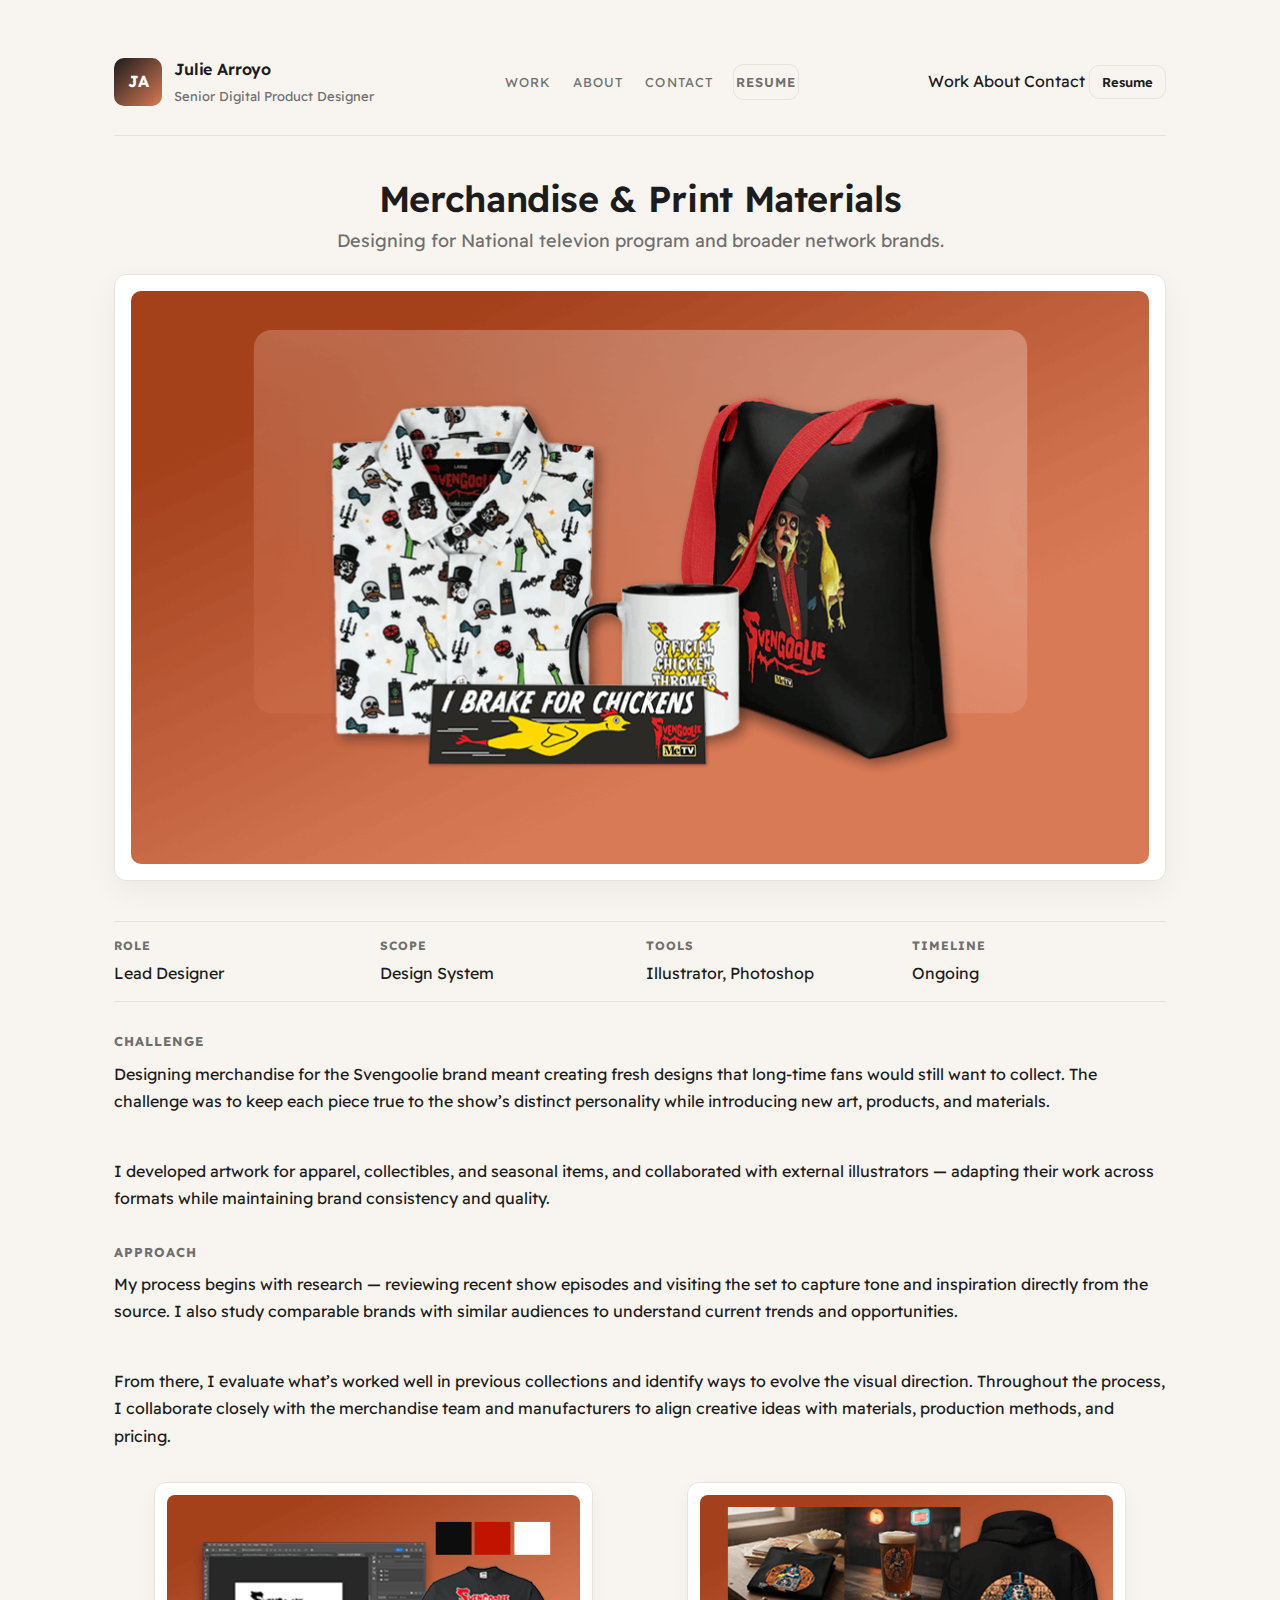
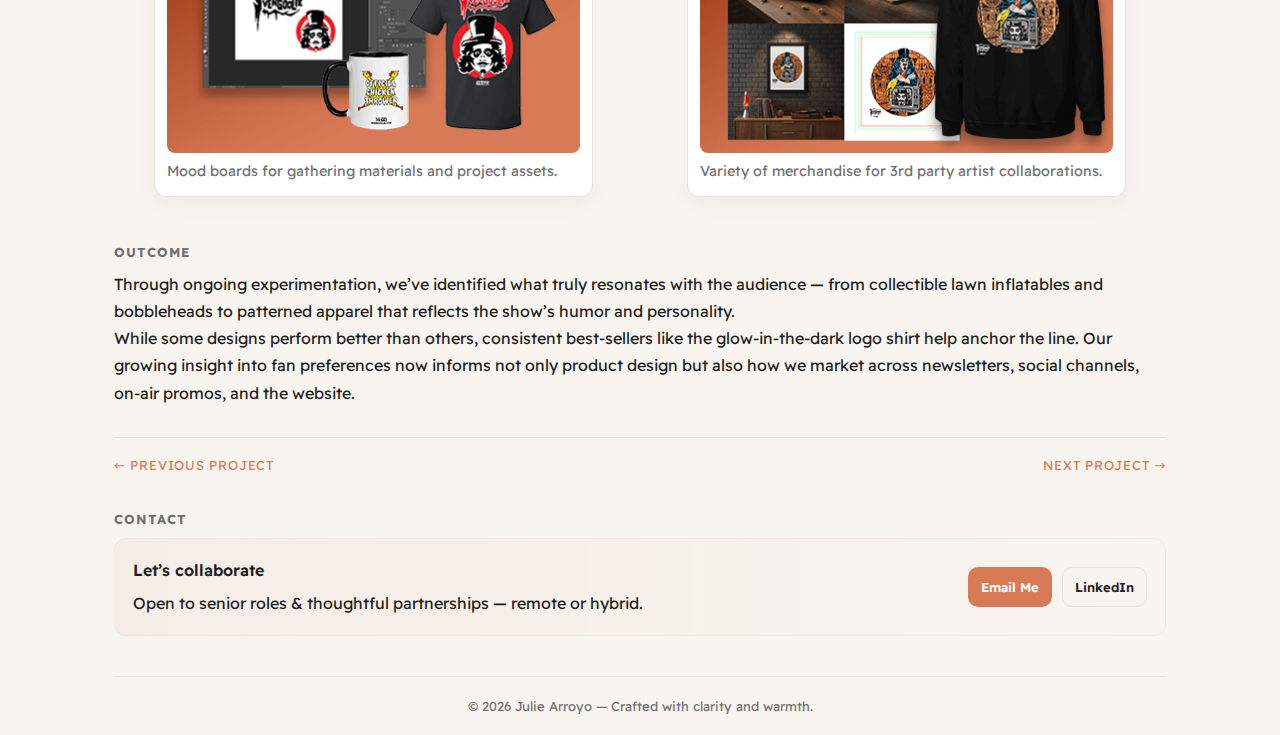
<file: case-merch.html>
<!doctype html>
<html lang="en">
<head>
<meta charset="utf-8" />
<meta name="viewport" content="width=device-width,initial-scale=1" />
<title>Case Study — Merchandise & Collectibles</title>

<link href="https://fonts.googleapis.com/css2?family=Readex+Pro:wght@300;400;500;600;700&display=swap" rel="stylesheet">

<style>
:root{
  --bg:#F8F5F1; --paper:#fff; --text:#1C1C1C; --muted:#6F6F6F;
  --accent:#D87A56; --accent-soft:#E6C7A1; --border:#E7E3DC;
  --max:1100px; --rad:12px; --gutter:24px;
}

/* Base */
*{box-sizing:border-box}
html,body{height:100%}
body{
  margin:0;background:var(--bg);color:var(--text);
  font-family:"Readex Pro",system-ui,-apple-system,Segoe UI,Roboto,"Helvetica Neue",Arial;
  line-height:1.7;-webkit-font-smoothing:antialiased;-moz-osx-font-smoothing:grayscale;
}
a{color:inherit;text-decoration:none}
img{max-width:100%;height:auto;display:block}

/* Container */
.page{max-width:var(--max);margin:48px auto;padding:0 var(--gutter)}

/* Header */
header{
  display:flex;align-items:center;justify-content:space-between;gap:16px;
  padding:8px 0 28px;border-bottom:1px solid var(--border);
  position:sticky;top:0;background:var(--bg);z-index:10;
}
.brand{display:flex;gap:12px;align-items:center}
.mark{
  width:48px;height:48px;border-radius:10px;display:flex;align-items:center;justify-content:center;
  background:linear-gradient(135deg,var(--text),var(--accent));color:#fff;font-weight:700;font-size:16px
}
.brand h1{margin:0;font-size:16px;font-weight:600;letter-spacing:-.01em}
.brand .muted{color:var(--muted);font-size:13px;margin-top:2px}

/* Desktop nav */
.nav{display:flex;gap:18px;align-items:center}
.nav a{font-size:13px;color:var(--muted);text-transform:uppercase;letter-spacing:.08em;padding:6px 2px}
.nav a:hover{color:var(--text)}
.resume-cta{padding:8px 12px;border:1px solid rgba(28,28,28,.08);border-radius:10px;font-weight:600;font-size:13px}
.resume-cta:hover{border-color:var(--accent);color:var(--accent)}

/* Mobile menu button + drawer */
.menu-btn{
  display:none;background:transparent;border:1px solid rgba(28,28,28,.08);
  padding:8px 12px;border-radius:10px;font-weight:600;font-size:13px
}
.menu-btn:focus-visible{outline:2px solid var(--accent);outline-offset:2px}
.drawer{display:none;border-bottom:1px solid var(--border)}
.drawer-inner{padding:12px 0;display:flex;flex-direction:column;gap:8px}
.drawer a{padding:10px 4px;font-size:14px;text-transform:uppercase;letter-spacing:.08em;color:var(--muted)}
.drawer .resume-cta{align-self:flex-start}

/* Hero */
.hero{padding:42px 0 18px;text-align:center}
h1.title{
  margin:0 0 6px;font-weight:600;letter-spacing:-.01em;
  font-size:clamp(26px,4.2vw,36px);line-height:1.15;
}
p.kicker{color:var(--muted);font-size:clamp(15px,2.2vw,18px);max-width:72ch;margin:0 auto}
.hero-frame{
  background:var(--paper);border:1px solid var(--border);border-radius:var(--rad);
  margin-top:18px;padding:16px;box-shadow:0 10px 30px rgba(0,0,0,.05)
}
.hero-frame img{border-radius:10px;aspect-ratio:16/9;object-fit:cover}

/* Info grid */
.info{
  display:grid;grid-template-columns:repeat(4,1fr);gap:12px;
  border-top:1px solid var(--border);border-bottom:1px solid var(--border);
  padding:14px 0;margin-top:22px
}
.info .item h4{font-size:12px;color:var(--muted);text-transform:uppercase;letter-spacing:.08em;margin:0 0 4px}
.info .item p{margin:0}

/* Sections */
.section{margin-top:28px}
.section h2{font-size:13px;text-transform:uppercase;color:var(--muted);letter-spacing:.08em;margin:0 0 8px}
.section p{margin:.3rem 0 1rem}

/* Two-up image pair */
.pair{display:grid;grid-template-columns:1fr 1fr;gap:14px}
.card{
  background:var(--paper);border:1px solid var(--border);border-radius:12px;padding:12px;
  box-shadow:0 8px 20px rgba(0,0,0,.04)
}
.card img{border-radius:8px;aspect-ratio:16/10;object-fit:cover}
.caption{margin:.4rem 0 0;color:var(--muted);font-size:.9rem}

/* Gallery grid */
.grid{display:grid;grid-template-columns:1fr 1fr;gap:14px}
.tile{background:var(--paper);border:1px solid var(--border);border-radius:12px;padding:12px;box-shadow:0 8px 20px rgba(0,0,0,.04)}
.tile img{border-radius:8px;aspect-ratio:4/3;object-fit:cover}

/* Prev/Next */
.pager{
  display:flex;justify-content:space-between;gap:10px;margin-top:30px;
  border-top:1px solid var(--border);padding-top:16px
}
.pager a{font-size:13px;color:var(--accent);text-transform:uppercase;letter-spacing:.06em}

/* Footer */
footer{margin-top:40px;padding:18px 0;border-top:1px solid var(--border);text-align:center;color:var(--muted);font-size:13px}

/* Responsive */
@media (max-width:980px){
  .page{margin:32px auto}
  .info{grid-template-columns:repeat(2,1fr)}
  .pair,.grid{grid-template-columns:1fr}
}
@media (max-width:720px){
  header{padding-bottom:18px}
  .nav{display:none}
  .menu-btn{display:inline-flex;align-items:center;gap:8px}
  .drawer{display:block}
}

/* Reduced motion */
@media (prefers-reduced-motion: reduce){
  *{animation:none!important;transition:none!important}
}
</style>
</head>
<body>
  <main class="page">
    <!-- Header -->
    <header>
     <a href="index.html"> <div class="brand" aria-label="Site brand">
        <div class="mark" aria-hidden="true">JA</div>
        <div>
          <h1>Julie Arroyo</h1>
          <div class="muted">Senior Digital Product Designer</div>
        </div>
      </div></a>

      <!-- Desktop nav -->
      <nav class="nav" aria-label="Primary">
        <a href="index.html#work">Work</a>
        <a href="about.html">About</a>
        <a href="#contact">Contact</a>
        <a class="resume-cta" href="/assets/img/Arroyo Resume_2025.docx.pdf" download>Resume</a>
      </nav>

      <!-- Mobile menu button -->
      <nav id="mobileNav" class="mobile-nav hidden" aria-label="Mobile Primary">
  <a href="index.html#work">Work</a>
  <a href="about.html">About</a>
  <a href="#contact">Contact</a>
  <a class="resume-cta" href="/assets/img/Arroyo Resume_2025.docx.pdf" download>Resume</a>
</nav>
    </header>

    <!-- Mobile drawer -->
    <div class="drawer" id="mobileNav" hidden>
      <div class="drawer-inner" role="navigation" aria-label="Mobile">
        <a href="index.html#work">Work</a>
        <a href="about.html">About</a>
        <a href="#contact">Contact</a>
        <a class="resume-cta" href="/assets/img/Arroyo Resume_2025.docx.pdf" download>Resume</a>
      </div>
    </div>

    <!-- Hero -->
    <section class="hero" aria-labelledby="title">
      <h1 id="title" class="title">Merchandise & Print Materials </h1>
      <p class="kicker">Designing for National televion program and broader network brands. </p>
      <div class="hero-frame">
        
        <img loading="lazy" src="assets/img/Merch hero_v3.png" alt="Project hero visual (abstract UI or product composition)">
      </div>
    </section>

    <!-- Info -->
    <div class="info" role="list">
      <div class="item" role="listitem">
        <h4>Role</h4><p>Lead Designer</p>
      </div>
      <div class="item" role="listitem">
        <h4>Scope</h4><p>Design System</p>
      </div>
      <div class="item" role="listitem">
        <h4>Tools</h4><p>Illustrator, Photoshop</p>
      </div>
      <div class="item" role="listitem">
        <h4>Timeline</h4><p>Ongoing</p>
      </div>
    </div>

    <!-- Challenge -->
    <section class="section" aria-labelledby="challenge">
      <h2 id="challenge">Challenge</h2>
      <p>Designing merchandise for the Svengoolie brand meant creating fresh designs that long-time fans would 
        still want to collect. The challenge was to keep each piece true to the show’s distinct personality while 
        introducing new art, products, and materials.</p><br>
I developed artwork for apparel, collectibles, and seasonal items, and collaborated with external illustrators — 
adapting their work across formats while maintaining brand consistency and quality.</p>
    </section>

    <!-- Approach -->
    <section class="section" aria-labelledby="approach">
      <h2 id="approach">Approach</h2>
      <p>My process begins with research — reviewing recent show episodes and visiting the set to capture 
        tone and inspiration directly from the source. I also study comparable brands with similar audiences 
        to understand current trends and opportunities. </p><br>
From there, I evaluate what’s worked well in previous collections and identify ways 
to evolve the visual direction. Throughout the process, I collaborate closely with the merchandise team and 
manufacturers to align creative ideas with materials, production methods, and pricing.</p>

      <!-- Two-up image pair -->
      <div class="pair" style="margin-top:10px">
        <figure class="card">
          <img loading="lazy" src="assets/img/mood board_V3.png" alt="Key wireframe or IA artifact">
          <figcaption class="caption">Mood boards for gathering materials and project assets.</figcaption>
        </figure>
        <figure class="card">
          <img loading="lazy" src="assets/img/Merch-artists_V3.png" alt="Design system components">
          <figcaption class="caption">Variety of merchandise for 3rd party artist collaborations.</figcaption>
        </figure>
      </div>
    </section>

    <!-- Solution 
    <section class="section" aria-labelledby="solution">
      <h2 id="solution">Solution</h2>
      <p>Describe the final experience: core flows, visual language, and how the system scales. Emphasize clarity, performance, accessibility.</p>
    </section> -->

    <!-- Outcome -->
    <section class="section" aria-labelledby="outcome">
      <h2 id="outcome">Outcome</h2>
      <p>Through ongoing experimentation, we’ve identified what truly resonates with the audience — from collectible lawn inflatables and 
        bobbleheads to patterned apparel that reflects the show’s humor and personality.<br>

While some designs perform better than others, consistent best-sellers like the glow-in-the-dark logo shirt help anchor the line. Our growing
 insight into fan preferences now informs not only product design but also how we market across newsletters, social channels, on-air promos, and the website.</p>
    </section>

    <!-- Gallery 
    <section class="section" aria-labelledby="gallery">
      <h2 id="gallery">Gallery</h2>
      <div class="grid">
        <figure class="tile">
          <img loading="lazy" src="images/case-shot-1.jpg" alt="Screenshot or abstract mockup 1">
          <figcaption class="caption">Caption for image 1.</figcaption>
        </figure>
        <figure class="tile">
          <img loading="lazy" src="images/case-shot-2.jpg" alt="Screenshot or abstract mockup 2">
          <figcaption class="caption">Caption for image 2.</figcaption>
        </figure>
      </div>
    </section>-->


    <!-- Prev / Next -->
    <nav class="pager" aria-label="Project navigation">
       <a href="case-broadcast.html">← Previous Project</a> 
      <a href="case-smb.html">Next Project →</a>
    </nav>

    <!-- Contact CTA (optional anchor) -->
    <section id="contact" class="section" aria-labelledby="contact-label" style="margin-top:32px">
      <h2 id="contact-label" class="visually-hidden">Contact</h2>
      <div style="display:flex;justify-content:space-between;gap:12px;flex-wrap:wrap;
                  padding:18px;border-radius:12px;background:linear-gradient(90deg, rgba(216,122,86,.06), rgba(230,199,161,.02));
                  border:1px solid rgba(216,122,86,.08)">
        <div>
          <div style="font-weight:600">Let’s collaborate</div>
          <div class="muted" style="margin-top:6px">Open to senior roles & thoughtful partnerships — remote or hybrid.</div>
        </div>
        <div style="display:flex;gap:10px;flex-wrap:wrap;align-items:center">
          <a class="resume-cta" href="mailto:jnarroyo26@gmail.com" style="border-color:transparent;background:var(--accent);color:#fff">Email Me</a>
          <a class="resume-cta" href="https://www.linkedin.com/in/arroyojulianne/" target="_blank" rel="noopener">LinkedIn</a>
        </div>
      </div>
    </section>

    <footer>
      © <span id="year"></span> Julie Arroyo — Crafted with clarity and warmth.
    </footer>
  </main>

<script>
  // Year
  document.getElementById('year').textContent = new Date().getFullYear();

  // Mobile menu toggle
  // const menuBtn = document.getElementById('menuBtn');
  // const drawer = document.getElementById('mobileNav');
  // let isOpen = false;

  // function setMenu(open){
  //   menuBtn.setAttribute('aria-expanded', String(open));
   //  menuBtn.setAttribute('aria-label', open ? 'Close menu' : 'Open menu');
   // drawer.hidden = !open;
   //}
  // menuBtn.addEventListener('click', ()=>{ isOpen = !isOpen; setMenu(isOpen); });
  //drawer.addEventListener('click', e => { if(e.target.tagName==='A'){ isOpen=false; setMenu(false); } });
   //document.addEventListener('keydown', e => { if(e.key==='Escape' && isOpen){ isOpen=false; setMenu(false); } });

  const menuBtn = document.getElementById('menuBtn');
  const mobileNav = document.getElementById('mobileNav');

  menuBtn.addEventListener('click', () => {
    const isOpen = mobileNav.classList.toggle('hidden');
    menuBtn.setAttribute('aria-expanded', !isOpen);
  });


  // Smooth scroll for in-page links
  document.querySelectorAll('a[href^="#"]').forEach(a=>{
    a.addEventListener('click', e=>{
      const id = a.getAttribute('href').slice(1);
      const el = document.getElementById(id);
      if(el){ e.preventDefault(); el.scrollIntoView({behavior:'smooth', block:'start'}); }
    });
  });
</script>
  
</body>
</html>
</file>
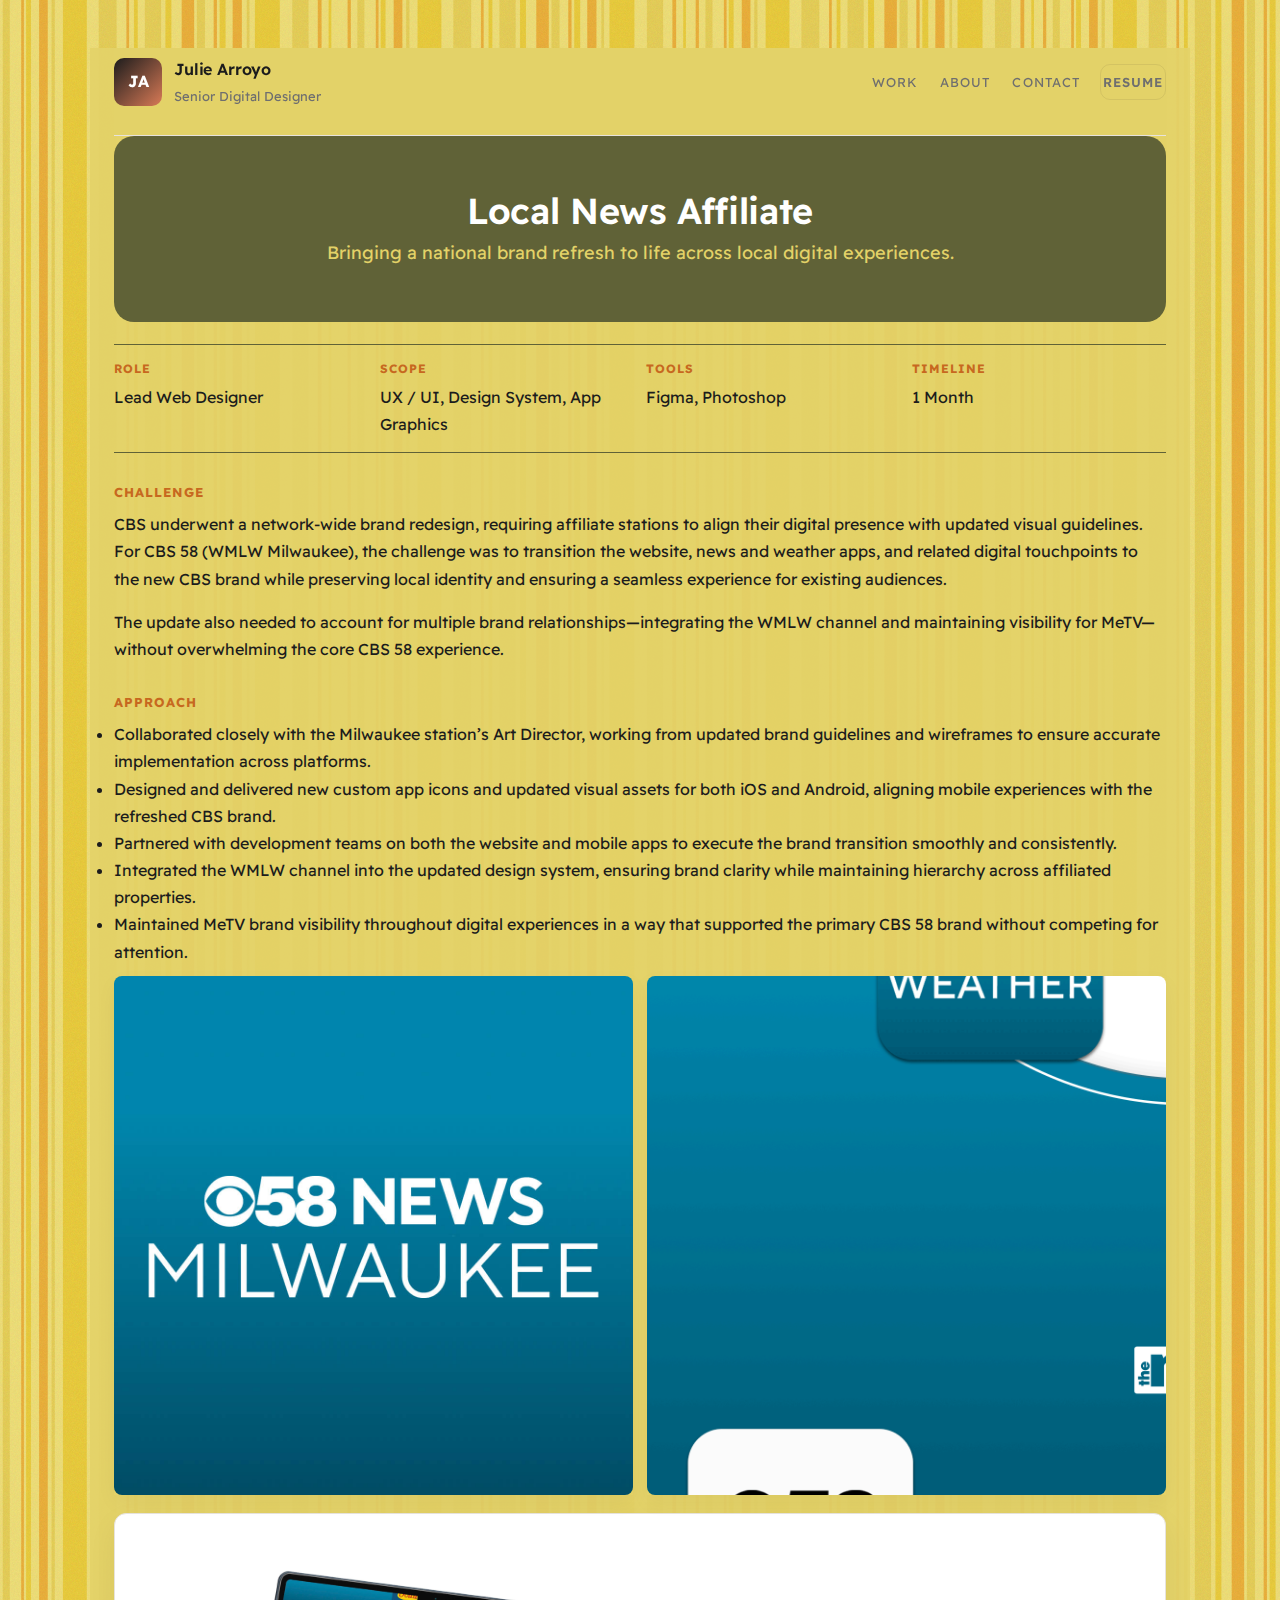
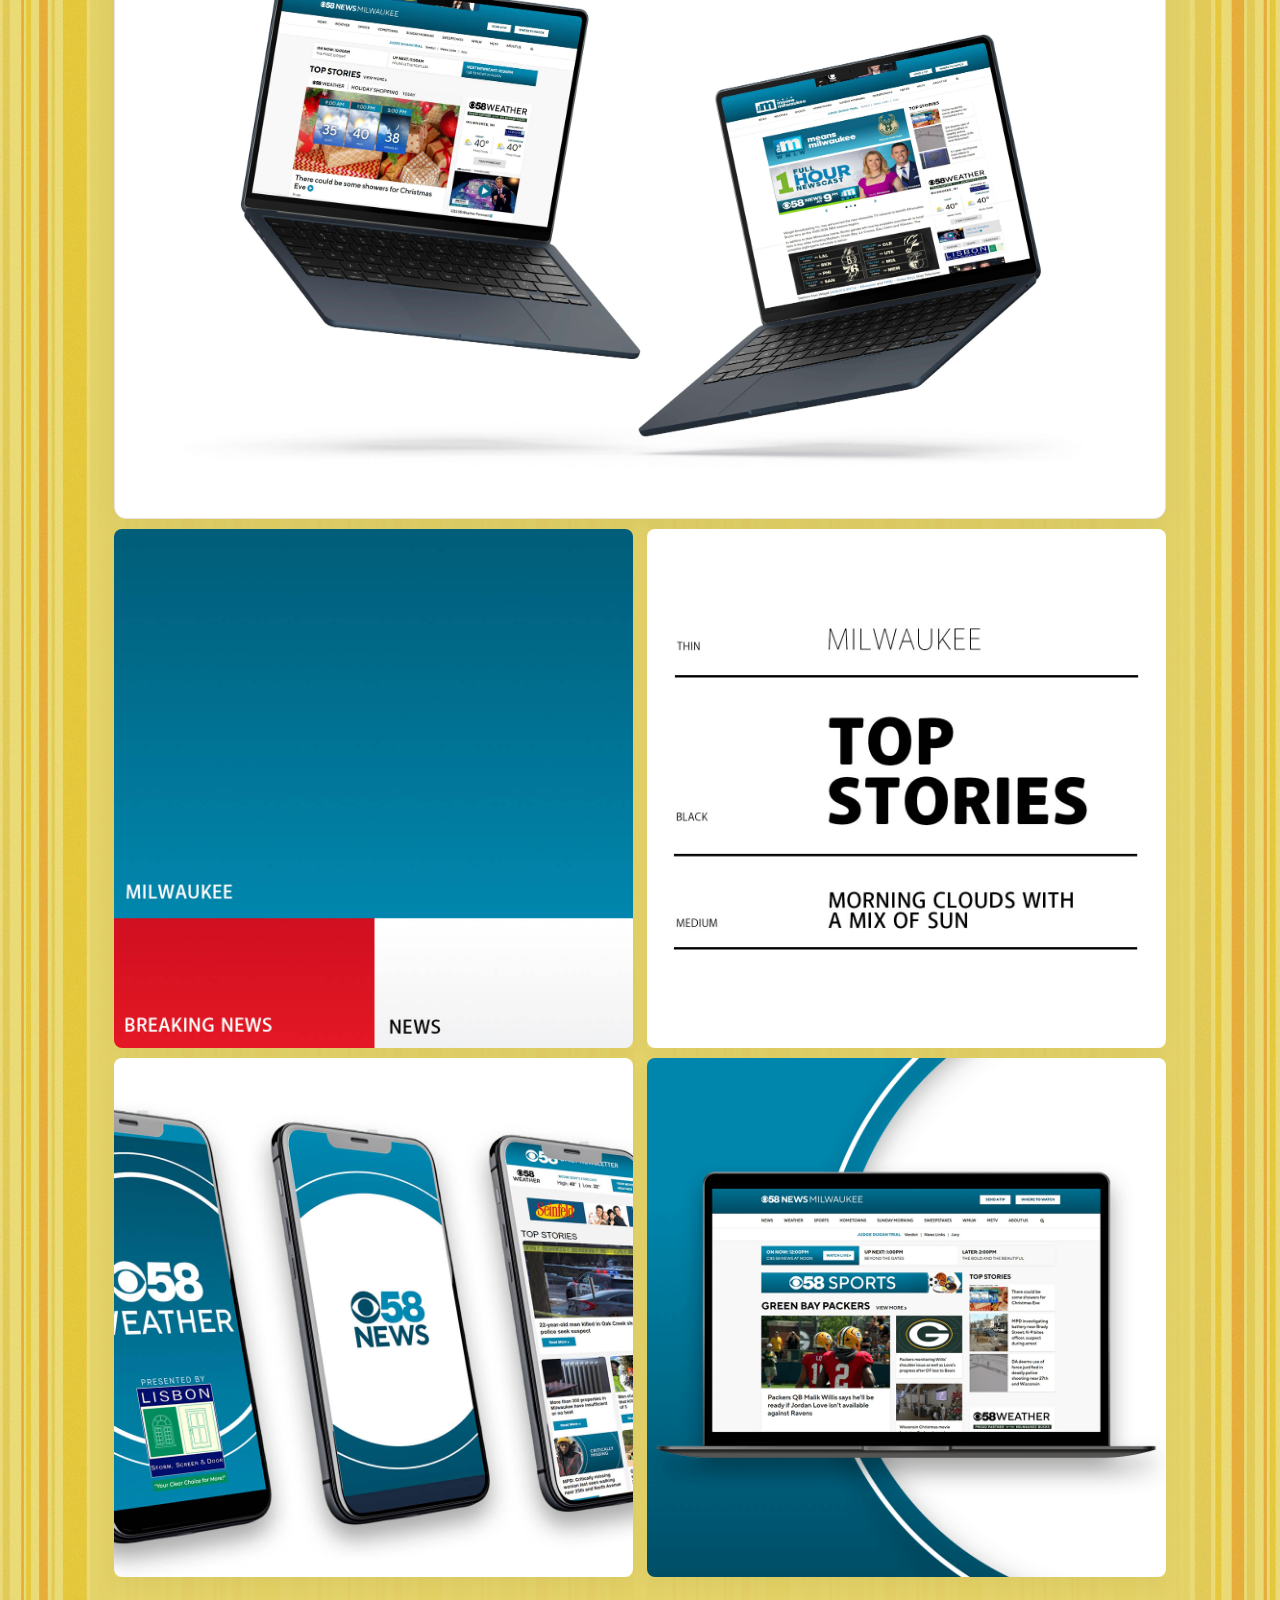
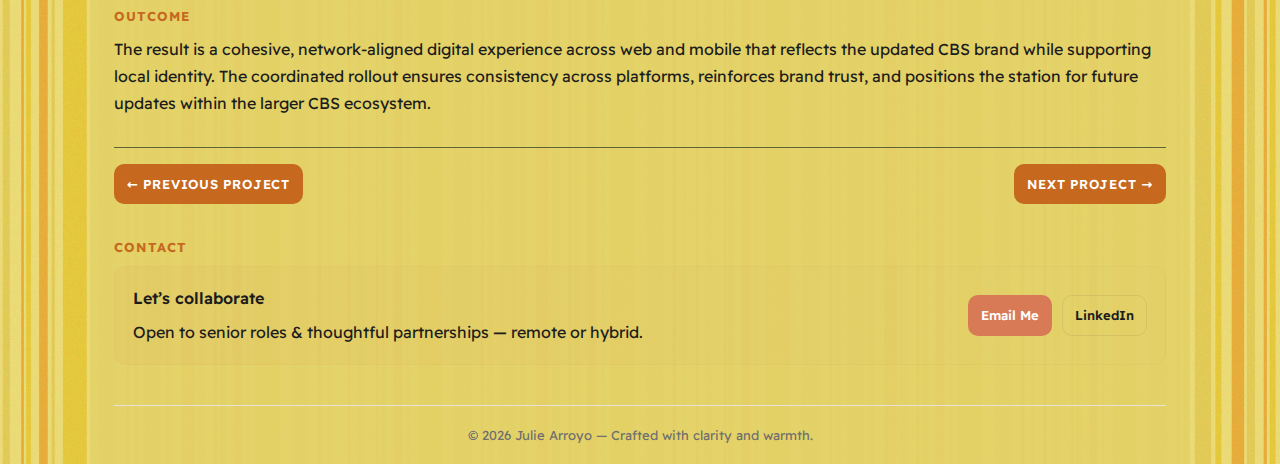
<file: case-news.html>
<!doctype html>
<html lang="en">
<head>
<meta charset="utf-8" />
<meta name="viewport" content="width=device-width,initial-scale=1" />
<title>Case Study — Local News</title>

<link href="https://fonts.googleapis.com/css2?family=Readex+Pro:wght@300;400;500;600;700&display=swap" rel="stylesheet">


<!-- Open Graph Meta Tags -->
<meta property="og:title" content="Julie Arroyo · Digital Designer">
<meta property="og:description" content="Creative Refined Digital Design — Portfolio of Julie Arroyo">
<meta property="og:image" content="https://www.juliearroyo.com/assets/img/JulieArroyo_25-OG.png">
<meta property="og:url" content="https://www.juliearroyo.com">
<meta property="og:type" content="website">

<!-- Favicon -->
<link rel="icon" type="image/x-icon" href="/assets/img/favicon.ico">
<link rel="apple-touch-icon" sizes="180x180" href="/assets/img/favicon-180.png">


<style>
:root{
  --bg:#F8F5F1; --paper:#fff; --text:#1C1C1C; --muted:#6F6F6F;
  --accent:#D87A56; --accent-soft:#E6C7A1; --border:#E7E3DC;
  --max:1100px; --rad:12px; --gutter:24px;
}

/* Base */
*{box-sizing:border-box}
html,body{height:100%}
body{
  margin:0;background:var(--bg);color:var(--text);
  font-family:"Readex Pro",system-ui,-apple-system,Segoe UI,Roboto,"Helvetica Neue",Arial;
  line-height:1.7;-webkit-font-smoothing:antialiased;-moz-osx-font-smoothing:grayscale;
}
a{color:inherit;text-decoration:none}
img{max-width:100%;height:auto;display:block}

/* Container */
.page{max-width:var(--max);margin:48px auto;padding:0 var(--gutter);background-color:#e3d268ed;}

/* Header */
header{
  display:flex;align-items:center;justify-content:space-between;gap:16px;
  padding:8px 0 28px;border-bottom:1px solid var(--border);
  position:sticky;top:0;z-index:10;
  background-color:#e3d268ed;
}
.brand{display:flex;gap:12px;align-items:center}
.mark{
  width:48px;height:48px;border-radius:10px;display:flex;align-items:center;justify-content:center;
  background:linear-gradient(135deg,var(--text),var(--accent));color:#fff;font-weight:700;font-size:16px
}
.brand h1{margin:0;font-size:16px;font-weight:600;letter-spacing:-.01em}
.brand .muted{color:var(--muted);font-size:13px;margin-top:2px}

/* Desktop nav */
.nav{display:flex;gap:18px;align-items:center}
.nav a{font-size:13px;color:var(--muted);text-transform:uppercase;letter-spacing:.08em;padding:6px 2px}
.nav a:hover{color:var(--text)}
.resume-cta{padding:8px 12px;border:1px solid rgba(28,28,28,.08);border-radius:10px;font-weight:600;font-size:13px}
.resume-cta:hover{border-color:var(--accent);color:var(--accent)}

.menu-btn {
  background: none;
  border: 1px solid transparent;
  padding: 8px 10px;
  font-size: 14px;
  display: inline-flex;
  gap: 8px;
  align-items: center;
  cursor: pointer;
}

/* Mobile nav: initially hidden with 'hidden' attribute; we use [data-open="true"] to show */
.mobile-nav {
  position: fixed;
  left: 0;
  right: 0;
  top: 0;                /* JS will offset it below header */
  background: #e3d268ed;
  box-shadow: 0 12px 30px rgba(0,0,0,0.08);
  z-index: 1200;
  transform-origin: top center;
  transform: translateY(-6px) scaleY(0.98);
  opacity: 0;
  transition: transform .28s ease, opacity .24s ease;
  padding: 1rem 1.25rem;
}

/* Visible state */
.mobile-nav[data-open="true"] {
  transform: translateY(0) scaleY(1);
  opacity: 1;
}

/* Make sure links are legible and stacked */
.mobile-nav a {
  display: block;
  padding: 12px 0;
  color: #222; /* adjust to your text color */
  font-weight: 600;
  text-decoration: none;
}

/* Small device behavior: hide desktop nav, show menu button */
@media (max-width: 767px) {
  .nav { display: none; }       /* hide desktop nav on mobile */
  .menu-btn { display: inline-flex; }
}

/* Desktop overrides: show desktop nav and hide mobile toggle */
@media (min-width: 768px) {
  .menu-btn { display: none; }
  .mobile-nav { display: none !important; }
}

/* Hero */
.hero{padding:54px; background-color:#606237; border-radius:20px;text-align:center;}
h1.title{
  margin:0 0 6px;font-weight:600;letter-spacing:-.01em;
  font-size:clamp(26px,4.2vw,36px);line-height:1.15;
  color:#fff;
}
p.kicker{color:#e3d268;font-size:clamp(15px,2.2vw,18px);max-width:72ch;margin:0 auto}
.hero-frame{
  background:var(--paper);border:1px solid var(--border);border-radius:var(--rad);
  margin-top:18px;padding:16px;box-shadow:0 10px 30px rgba(0,0,0,.05)
}
.hero-frame img{border-radius:10px;aspect-ratio:16/9;object-fit:cover}

/* Info grid */
.info{
  display:grid;grid-template-columns:repeat(4,1fr);gap:12px;
  border-top:1px solid #606237;border-bottom:1px solid #606237;
  padding:14px 0;margin-top:22px
}
.info .item h4{font-size:12px;color:#c7681f;text-transform:uppercase;letter-spacing:.08em;margin:0 0 4px}
.info .item p{margin:0}

/* Sections */
.section{margin-top:28px}
.section h2{font-size:13px;text-transform:uppercase;color:#c7681f;letter-spacing:.08em;margin:0 0 8px}
.section p{margin:.3rem 0 1rem}

/* Two-up image pair */
.pair{display:grid;grid-template-columns:1fr 1fr;gap:14px}
.card{
  /*background:var(--paper);border:1px solid var(--border);border-radius:12px;padding:12px; */
  box-shadow:0 8px 20px rgba(0,0,0,.04);
  margin:0;
}
.card img{border-radius:8px;aspect-ratio:1;object-fit:cover}
.caption{margin:.4rem 0 0;color:var(--muted);font-size:.9rem}

/* Gallery grid */
.grid{display:grid;grid-template-columns:1fr 1fr;gap:14px}
.tile{background:var(--paper);border:1px solid var(--border);border-radius:12px;padding:12px;box-shadow:0 8px 20px rgba(0,0,0,.04)}
.tile img{border-radius:8px;aspect-ratio:4/3;object-fit:cover}

/* Prev/Next */
.pager{
  display:flex;justify-content:space-between;gap:10px;margin-top:30px;
  border-top:1px solid #606237;padding-top:16px
}
.pager a{font-size:13px;color:var(--accent);text-transform:uppercase;letter-spacing:.06em}

/* Footer */
footer{margin-top:40px;padding:18px 0;border-top:1px solid var(--border);text-align:center;color:var(--muted);font-size:13px}

/* Background image*/
body {
background-image: url("assets/img/Background.png");
}

/* Responsive */
@media (max-width:980px){
  .page{margin:32px auto}
  .info{grid-template-columns:repeat(2,1fr)}
  .pair,.grid{grid-template-columns:1fr}
}
@media (max-width:720px){
  header{padding-bottom:18px}
  .nav{display:none}
  .menu-btn{display:inline-flex;align-items:center;gap:8px}
  .drawer{display:block}
}

/* Reduced motion */
@media (prefers-reduced-motion: reduce){
  *{animation:none!important;transition:none!important}
}
</style>
</head>
<body>
  <main class="page">
    <!-- Header -->
    <header>
     <a href="index.html"> <div class="brand" aria-label="Site brand">
        <div class="mark" aria-hidden="true">JA</div>
        <div>
          <h1>Julie Arroyo</h1>
          <div class="muted">Senior Digital Designer</div>
        </div>
      </div></a>

      <!-- Desktop nav -->
      <nav class="nav" aria-label="Primary">
        <a href="index.html#work">Work</a>
        <a href="about.html">About</a>
        <a href="#contact">Contact</a>
        <a class="resume-cta" href="/assets/img/Arroyo Resume_2026.pdf" download>Resume</a>
      </nav>

<!-- Mobile menu button -->
<button class="menu-btn" id="menuBtn"
  aria-label="Open menu" aria-controls="mobileNav" aria-expanded="false">
  Menu
  <svg width="18" height="18" viewBox="0 0 24 24" aria-hidden="true" focusable="false">
    <path d="M3 6h18M3 12h18M3 18h18" stroke="currentColor" stroke-width="1.5" fill="none" stroke-linecap="round"/>
  </svg>
</button>

<!-- Mobile nav (single source of truth; remove any other mobile nav duplicates) -->
<nav id="mobileNav" class="mobile-nav" aria-label="Mobile Primary" hidden>
  <a href="index.html#work">Work</a>
  <a href="about.html">About</a>
  <a href="#contact">Contact</a>
  <a class="resume-cta" href="/assets/img/Julie Arroyo Resume_2026.pdf" download>Resume</a>
</nav>
    </header>



    <!-- Hero -->
    <section class="hero" aria-labelledby="title">
      <h1 id="title" class="title">Local News Affiliate </h1>
      <p class="kicker">Bringing a national brand refresh to life across local digital experiences. </p>
      <!--<div class="hero-frame">
        <img loading="lazy" src="assets/img/Broadcast hero_v3.png" alt="Project hero visual (abstract UI or product composition)">
      </div>-->
    </section>

    <!-- Info -->
    <div class="info" role="list">
      <div class="item" role="listitem">
        <h4>Role</h4><p>Lead Web Designer</p>
      </div>
      <div class="item" role="listitem">
        <h4>Scope</h4><p>UX / UI, Design System, App Graphics</p>
      </div>
      <div class="item" role="listitem">
        <h4>Tools</h4><p>Figma, Photoshop</p>
      </div>
      <div class="item" role="listitem">
        <h4>Timeline</h4><p>1 Month</p>
      </div>
    </div>

    <!-- Challenge -->
    <section class="section" aria-labelledby="challenge">
      <h2 id="challenge">Challenge</h2>
      <p>CBS underwent a network-wide brand redesign, requiring affiliate stations to align their digital 
        presence with updated visual guidelines. For CBS 58 (WMLW Milwaukee), the challenge was to transition 
        the website, news and weather apps, and related digital touchpoints to the new CBS brand while 
        preserving local identity and ensuring a seamless experience for existing audiences.</p>

        <p>The update also needed to account for multiple brand relationships—integrating the WMLW channel and 
          maintaining visibility for MeTV—without overwhelming the core CBS 58 experience.</p>
    </section>

    <!-- Approach -->
    <section class="section" aria-labelledby="approach">
      <h2 id="approach">Approach</h2>
        <li>Collaborated closely with the Milwaukee station’s Art Director, working from updated brand guidelines 
        and wireframes to ensure accurate implementation across platforms.</li>
        <li>Designed and delivered new custom app icons and updated visual assets for both iOS and Android, 
          aligning mobile experiences with the refreshed CBS brand.</li>
        <li>Partnered with development teams on both the website and mobile apps to execute the brand transition 
          smoothly and consistently.</li>
        <li>Integrated the WMLW channel into the updated design system, ensuring brand clarity while maintaining 
          hierarchy across affiliated properties.</li>
        <li>Maintained MeTV brand visibility throughout digital experiences in a way that supported the primary 
          CBS 58 brand without competing for attention.</li>

      <!-- Two-up image pair -->
      <div class="pair" style="margin-top:10px">
        <figure class="card">
          <img src="assets/img/news-logo.jpg" alt="mall logo animation" class="fade-up">
          <!--<figcaption class="caption">WordPress builds with wireframes.</figcaption> -->
        </figure>
        <figure class="card">
          <img src="assets/img/news-icons.gif" alt="Mall Stats Imge with circles" class="fade-up">
          <!--<figcaption class="caption">SEO site set up & monitoring.</figcaption> -->
        </figure>
      </div>
    


    <!-- Full length image -->
    <div class="hero-frame">
        <img src="assets/img/news-laptops.jpg" alt="2 laptops with pages from the mall" class="fade-up">
      </div>



    <!-- Two-up image pair -->
      <div class="pair" style="margin-top:10px">
        <figure class="card">
          <img src="assets/img/news-colors.jpg" alt="mall logo animation" class="fade-up">
          <!--<figcaption class="caption">WordPress builds with wireframes.</figcaption> -->
        </figure>
        <figure class="card">
          <img src="assets/img/news-fonts.jpg" alt="Mall Stats Imge with circles" class="fade-up">
          <!--<figcaption class="caption">SEO site set up & monitoring.</figcaption> -->
        </figure>
      </div>

     <!-- Two-up image pair -->
      <div class="pair" style="margin-top:10px">
        <figure class="card">
          <img src="assets/img/news-phones.jpg" alt="3 phones with mall social posts" class="fade-up">
          <!--<figcaption class="caption">WordPress builds with wireframes.</figcaption> -->
        </figure>
        <figure class="card">
          <img src="assets/img/news-sports.png" alt="Design system components" class="fade-up">
          <!--<figcaption class="caption">SEO site set up & monitoring.</figcaption> -->
        </figure>
      </div>


    <!-- Outcome -->
    <section class="section" aria-labelledby="outcome">
      <h2 id="outcome">Outcome</h2>
      <p>The result is a cohesive, network-aligned digital experience across web and mobile 
        that reflects the updated CBS brand while supporting local identity. The coordinated 
        rollout ensures consistency across platforms, reinforces brand trust, and positions the 
        station for future updates within the larger CBS ecosystem.</p>
    </section>




    <!-- Prev / Next -->
    <nav class="pager" aria-label="Project navigation">
      <a class="resume-cta" href="case-mall.html" style="border-color:transparent;background:#c7681f;color:#fff">← Previous Project</a> 
      <a class="resume-cta" href="case-sven.html" style="border-color:transparent;background:#c7681f;color:#fff">Next Project →</a>
    </nav>

    <!-- Contact CTA (optional anchor) -->
    <section id="contact" class="section" aria-labelledby="contact-label" style="margin-top:32px">
      <h2 id="contact-label" class="visually-hidden">Contact</h2>
      <div style="display:flex;justify-content:space-between;gap:12px;flex-wrap:wrap;
                  padding:18px;border-radius:12px;background:linear-gradient(90deg, rgba(216,122,86,.06), rgba(230,199,161,.02));
                  border:1px solid rgba(216,122,86,.08)">
        <div>
          <div style="font-weight:600">Let’s collaborate</div>
          <div class="muted" style="margin-top:6px">Open to senior roles & thoughtful partnerships — remote or hybrid.</div>
        </div>
        <div style="display:flex;gap:10px;flex-wrap:wrap;align-items:center">
          <a class="resume-cta" href="mailto:jnarroyo26@gmail.com" style="border-color:transparent;background:var(--accent);color:#fff">Email Me</a>
          <a class="resume-cta" href="https://www.linkedin.com/in/arroyojulianne/" target="_blank" rel="noopener">LinkedIn</a>
        </div>
      </div>
    </section>

    <footer>
      © <span id="year"></span> Julie Arroyo — Crafted with clarity and warmth.
    </footer>
  </main>

<script>
  // Year
  document.getElementById('year').textContent = new Date().getFullYear();

 // test js for mobile menu
  document.addEventListener('DOMContentLoaded', function () {
    const menuBtn = document.getElementById('menuBtn');
    const mobileNav = document.getElementById('mobileNav');
    const header = document.querySelector('header');

    if (!menuBtn || !mobileNav || !header) {
      console.warn('Menu toggle: missing expected elements', { menuBtn, mobileNav, header });
      return;
    }

    function positionMobileNav() {
      const headerRect = header.getBoundingClientRect();
      const topOffset = Math.ceil(headerRect.bottom);
      mobileNav.style.top = topOffset + 'px';
      mobileNav.style.maxHeight = (window.innerHeight - topOffset) + 'px';
      mobileNav.hidden = false;
      mobileNav.setAttribute('data-open', 'false');
    }

    positionMobileNav();
    window.addEventListener('resize', positionMobileNav);

    function closeMenu() {
      mobileNav.setAttribute('data-open', 'false');
      menuBtn.setAttribute('aria-expanded', 'false');
    }

    menuBtn.addEventListener('click', function (e) {
      e.preventDefault();
      const isOpen = mobileNav.getAttribute('data-open') === 'true';
      const newState = !isOpen;
      mobileNav.setAttribute('data-open', String(newState));
      menuBtn.setAttribute('aria-expanded', String(newState));

      if (newState) {
        const firstLink = mobileNav.querySelector('a');
        if (firstLink) firstLink.focus();
      } else {
        menuBtn.focus();
      }
    });

    // 🔹 Close when clicking outside
    document.addEventListener('click', function (evt) {
      if (window.innerWidth >= 768) return;
      const target = evt.target;
      const clickingMenuBtn = menuBtn.contains(target);
      const clickingInsideNav = mobileNav.contains(target);
      if (!clickingMenuBtn && !clickingInsideNav && mobileNav.getAttribute('data-open') === 'true') {
        closeMenu();
      }
    });

    // 🔹 Close when pressing Escape
    document.addEventListener('keydown', function (evt) {
      if (evt.key === 'Escape' && mobileNav.getAttribute('data-open') === 'true') {
        closeMenu();
        menuBtn.focus();
      }
    });

    // 🔹 NEW: Close when a menu link is clicked
    const navLinks = mobileNav.querySelectorAll('a[href]');
    navLinks.forEach(link => {
      link.addEventListener('click', () => {
        closeMenu();
        // Let the browser handle navigation normally (anchors or other pages)
      });
    });
  });


  // Smooth scroll for in-page links
  document.querySelectorAll('a[href^="#"]').forEach(a=>{
    a.addEventListener('click', e=>{
      const id = a.getAttribute('href').slice(1);
      const el = document.getElementById(id);
      if(el){ e.preventDefault(); el.scrollIntoView({behavior:'smooth', block:'start'}); }
    });
  });
</script>
</body>
</html>
</file>
